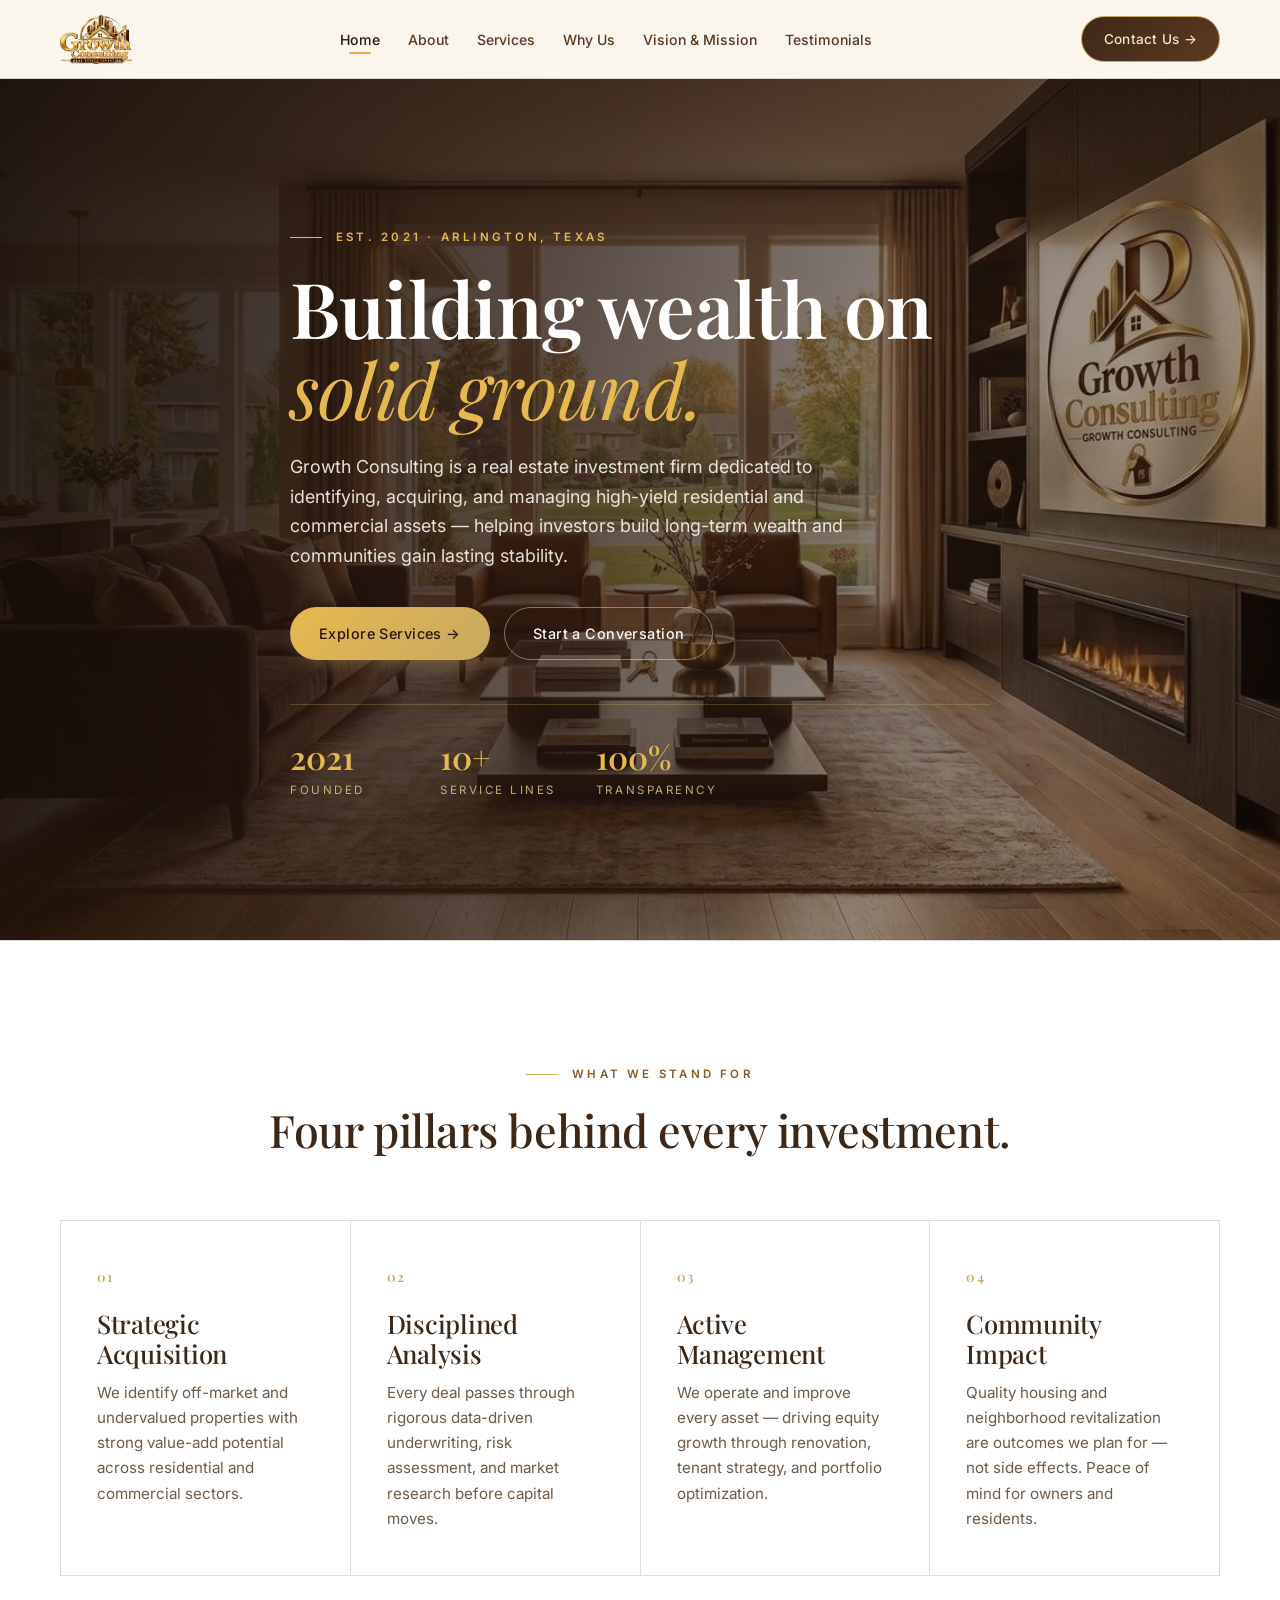
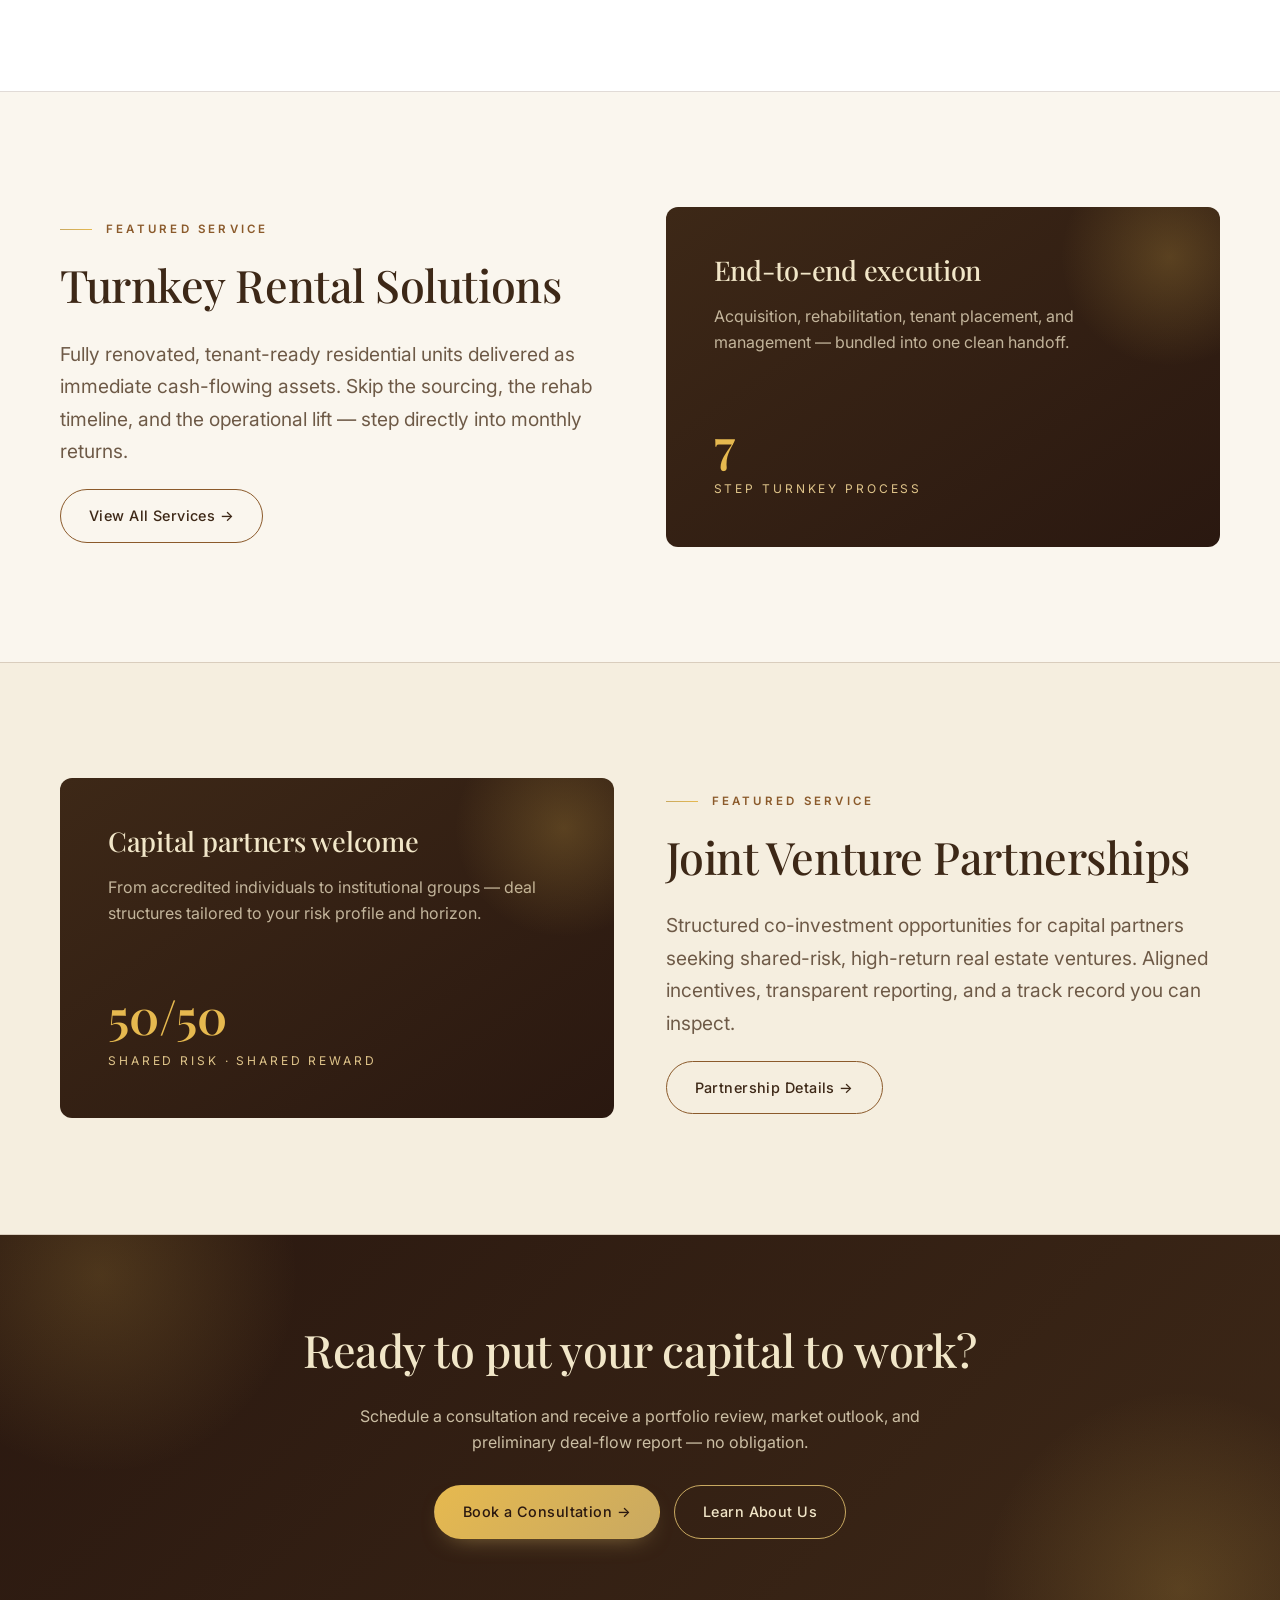
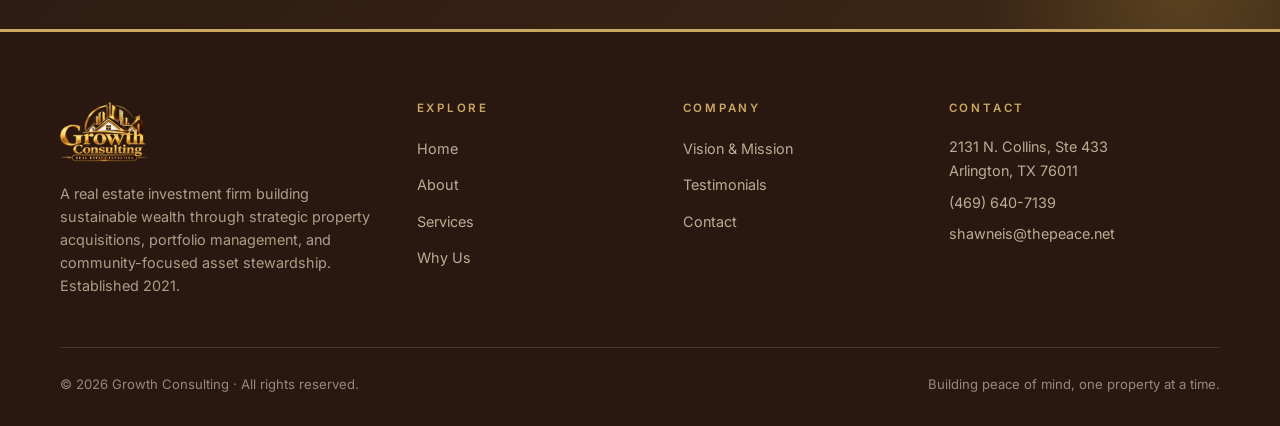
<file: index.html>
<!DOCTYPE html>
<html lang="en">
<head>
  <meta charset="UTF-8" />
  <meta name="viewport" content="width=device-width, initial-scale=1.0" />
  <title>Growth Consulting — Real Estate Investing</title>
  <meta name="description" content="Growth Consulting is a premier real estate investment firm specializing in identifying, acquiring, and managing high-yield residential and commercial property assets." />
  <link rel="icon" type="image/png" href="images/logo.png" />
  <link rel="preconnect" href="https://fonts.googleapis.com" />
  <link rel="preconnect" href="https://fonts.gstatic.com" crossorigin />
  <link href="https://fonts.googleapis.com/css2?family=Playfair+Display:ital,wght@0,400;0,500;0,600;0,700;1,400&family=Inter:wght@400;500;600;700&display=swap" rel="stylesheet" />
  <link rel="stylesheet" href="css/style.css" />
</head>
<body>

  <!-- ===== HEADER ===== -->
  <header class="site-header">
    <div class="wrap">
      <nav class="nav" aria-label="Primary">
        <a href="index.html" class="brand" aria-label="Growth Consulting — Real Estate Investing">
          <img src="images/logo.png" alt="Growth Consulting — Real Estate Investing" />
        </a>
        <ul class="nav-links">
          <li><a href="index.html" class="active">Home</a></li>
          <li><a href="about.html">About</a></li>
          <li><a href="services.html">Services</a></li>
          <li><a href="why-us.html">Why Us</a></li>
          <li><a href="vision-mission.html">Vision &amp; Mission</a></li>
          <li><a href="testimonials.html">Testimonials</a></li>
        </ul>
        <a href="contact.html" class="nav-cta">Contact Us →</a>
        <button class="nav-toggle" aria-label="Toggle menu" aria-expanded="false" aria-controls="nav-drawer">
          <svg viewBox="0 0 24 24" fill="none" stroke="currentColor" stroke-width="2" stroke-linecap="round"><path d="M4 7h16M4 12h16M4 17h16"/></svg>
        </button>
      </nav>
    </div>
    <div class="nav-drawer" id="nav-drawer">
      <ul>
        <li><a href="index.html" class="active">Home</a></li>
        <li><a href="about.html">About</a></li>
        <li><a href="services.html">Services</a></li>
        <li><a href="why-us.html">Why Us</a></li>
        <li><a href="vision-mission.html">Vision &amp; Mission</a></li>
        <li><a href="testimonials.html">Testimonials</a></li>
      </ul>
      <a href="contact.html" class="nav-cta">Contact Us →</a>
    </div>
  </header>

  <!-- ===== HERO ===== -->
  <section class="hero hero--photo" style="--bg-image: url('../images/pages/home.jpg')">
    <div class="wrap hero-grid">
      <div class="reveal">
        <span class="eyebrow">Est. 2021 · Arlington, Texas</span>
        <h1>Building wealth on <em>solid ground.</em></h1>
        <p class="hero-lead">
          Growth Consulting is a real estate investment firm dedicated to identifying, acquiring,
          and managing high-yield residential and commercial assets — helping investors build
          long-term wealth and communities gain lasting stability.
        </p>
        <div class="btn-row">
          <a href="services.html" class="btn btn-primary">Explore Services →</a>
          <a href="contact.html" class="btn btn-ghost">Start a Conversation</a>
        </div>
        <div class="hero-meta">
          <div>
            <span class="num">2021</span>
            <span class="label">Founded</span>
          </div>
          <div>
            <span class="num">10+</span>
            <span class="label">Service Lines</span>
          </div>
          <div>
            <span class="num">100%</span>
            <span class="label">Transparency</span>
          </div>
        </div>
      </div>
      <div class="hero-visual reveal">
        <div class="hero-card">
          <img src="images/logo.png" alt="Growth Consulting logo" />
          <div class="hero-badge">
            <span>Trusted since</span>
            2021
          </div>
        </div>
      </div>
    </div>
  </section>

  <!-- ===== PILLARS ===== -->
  <section class="pillars">
    <div class="wrap">
      <div class="section-head center reveal">
        <span class="eyebrow">What We Stand For</span>
        <h2>Four pillars behind every investment.</h2>
      </div>
    </div>
    <div class="wrap">
      <div class="pillars-grid reveal">
        <div class="pillar">
          <span class="pillar-num">01</span>
          <h3>Strategic Acquisition</h3>
          <p>We identify off-market and undervalued properties with strong value-add potential across residential and commercial sectors.</p>
        </div>
        <div class="pillar">
          <span class="pillar-num">02</span>
          <h3>Disciplined Analysis</h3>
          <p>Every deal passes through rigorous data-driven underwriting, risk assessment, and market research before capital moves.</p>
        </div>
        <div class="pillar">
          <span class="pillar-num">03</span>
          <h3>Active Management</h3>
          <p>We operate and improve every asset — driving equity growth through renovation, tenant strategy, and portfolio optimization.</p>
        </div>
        <div class="pillar">
          <span class="pillar-num">04</span>
          <h3>Community Impact</h3>
          <p>Quality housing and neighborhood revitalization are outcomes we plan for — not side effects. Peace of mind for owners and residents.</p>
        </div>
      </div>
    </div>
  </section>

  <!-- ===== FEATURED SERVICE 1 ===== -->
  <section>
    <div class="wrap">
      <div class="featured-svc reveal">
        <div>
          <span class="eyebrow">Featured Service</span>
          <h2>Turnkey Rental Solutions</h2>
          <p class="lead">
            Fully renovated, tenant-ready residential units delivered as immediate
            cash-flowing assets. Skip the sourcing, the rehab timeline, and the
            operational lift — step directly into monthly returns.
          </p>
          <a href="services.html" class="btn btn-ghost">View All Services →</a>
        </div>
        <div class="featured-panel">
          <div>
            <h3>End-to-end execution</h3>
            <p>Acquisition, rehabilitation, tenant placement, and management — bundled into one clean handoff.</p>
          </div>
          <div>
            <span class="stat">7</span>
            <span>Step turnkey process</span>
          </div>
        </div>
      </div>
    </div>
  </section>

  <!-- ===== FEATURED SERVICE 2 ===== -->
  <section style="background: var(--cream-warm); border-top: 1px solid var(--hairline); border-bottom: 1px solid var(--hairline);">
    <div class="wrap">
      <div class="featured-svc reverse reveal">
        <div>
          <span class="eyebrow">Featured Service</span>
          <h2>Joint Venture Partnerships</h2>
          <p class="lead">
            Structured co-investment opportunities for capital partners seeking
            shared-risk, high-return real estate ventures. Aligned incentives,
            transparent reporting, and a track record you can inspect.
          </p>
          <a href="services.html" class="btn btn-ghost">Partnership Details →</a>
        </div>
        <div class="featured-panel">
          <div>
            <h3>Capital partners welcome</h3>
            <p>From accredited individuals to institutional groups — deal structures tailored to your risk profile and horizon.</p>
          </div>
          <div>
            <span class="stat">50/50</span>
            <span>Shared risk · shared reward</span>
          </div>
        </div>
      </div>
    </div>
  </section>

  <!-- ===== CTA BAND ===== -->
  <section class="cta-band">
    <div class="wrap reveal">
      <h2>Ready to put your capital to work?</h2>
      <p>Schedule a consultation and receive a portfolio review, market outlook, and preliminary deal-flow report — no obligation.</p>
      <div class="btn-row">
        <a href="contact.html" class="btn btn-primary">Book a Consultation →</a>
        <a href="about.html" class="btn btn-ghost" style="color: var(--gold-pale); border-color: var(--gold);">Learn About Us</a>
      </div>
    </div>
  </section>

  <!-- ===== FOOTER ===== -->
  <footer class="site-footer">
    <div class="wrap">
      <div class="footer-grid">
        <div>
          <div class="footer-brand">
            <img src="images/logo.png" alt="Growth Consulting — Real Estate Investing" />
          </div>
          <p class="footer-about">
            A real estate investment firm building sustainable wealth through
            strategic property acquisitions, portfolio management, and community-focused
            asset stewardship. Established 2021.
          </p>
        </div>
        <div class="footer-col">
          <h4>Explore</h4>
          <ul>
            <li><a href="index.html">Home</a></li>
            <li><a href="about.html">About</a></li>
            <li><a href="services.html">Services</a></li>
            <li><a href="why-us.html">Why Us</a></li>
          </ul>
        </div>
        <div class="footer-col">
          <h4>Company</h4>
          <ul>
            <li><a href="vision-mission.html">Vision &amp; Mission</a></li>
            <li><a href="testimonials.html">Testimonials</a></li>
            <li><a href="contact.html">Contact</a></li>
          </ul>
        </div>
        <div class="footer-col">
          <h4>Contact</h4>
          <p>2131 N. Collins, Ste 433<br/>Arlington, TX 76011</p>
          <p><a href="tel:+14696407139">(469) 640-7139</a></p>
          <p><a href="mailto:shawneis@thepeace.net">shawneis@thepeace.net</a></p>
        </div>
      </div>
      <div class="footer-bottom">
        <span>© <span id="year">2026</span> Growth Consulting · All rights reserved.</span>
        <span>Building peace of mind, one property at a time.</span>
      </div>
    </div>
  </footer>

  <script src="js/main.js"></script>
</body>
</html>
</file>
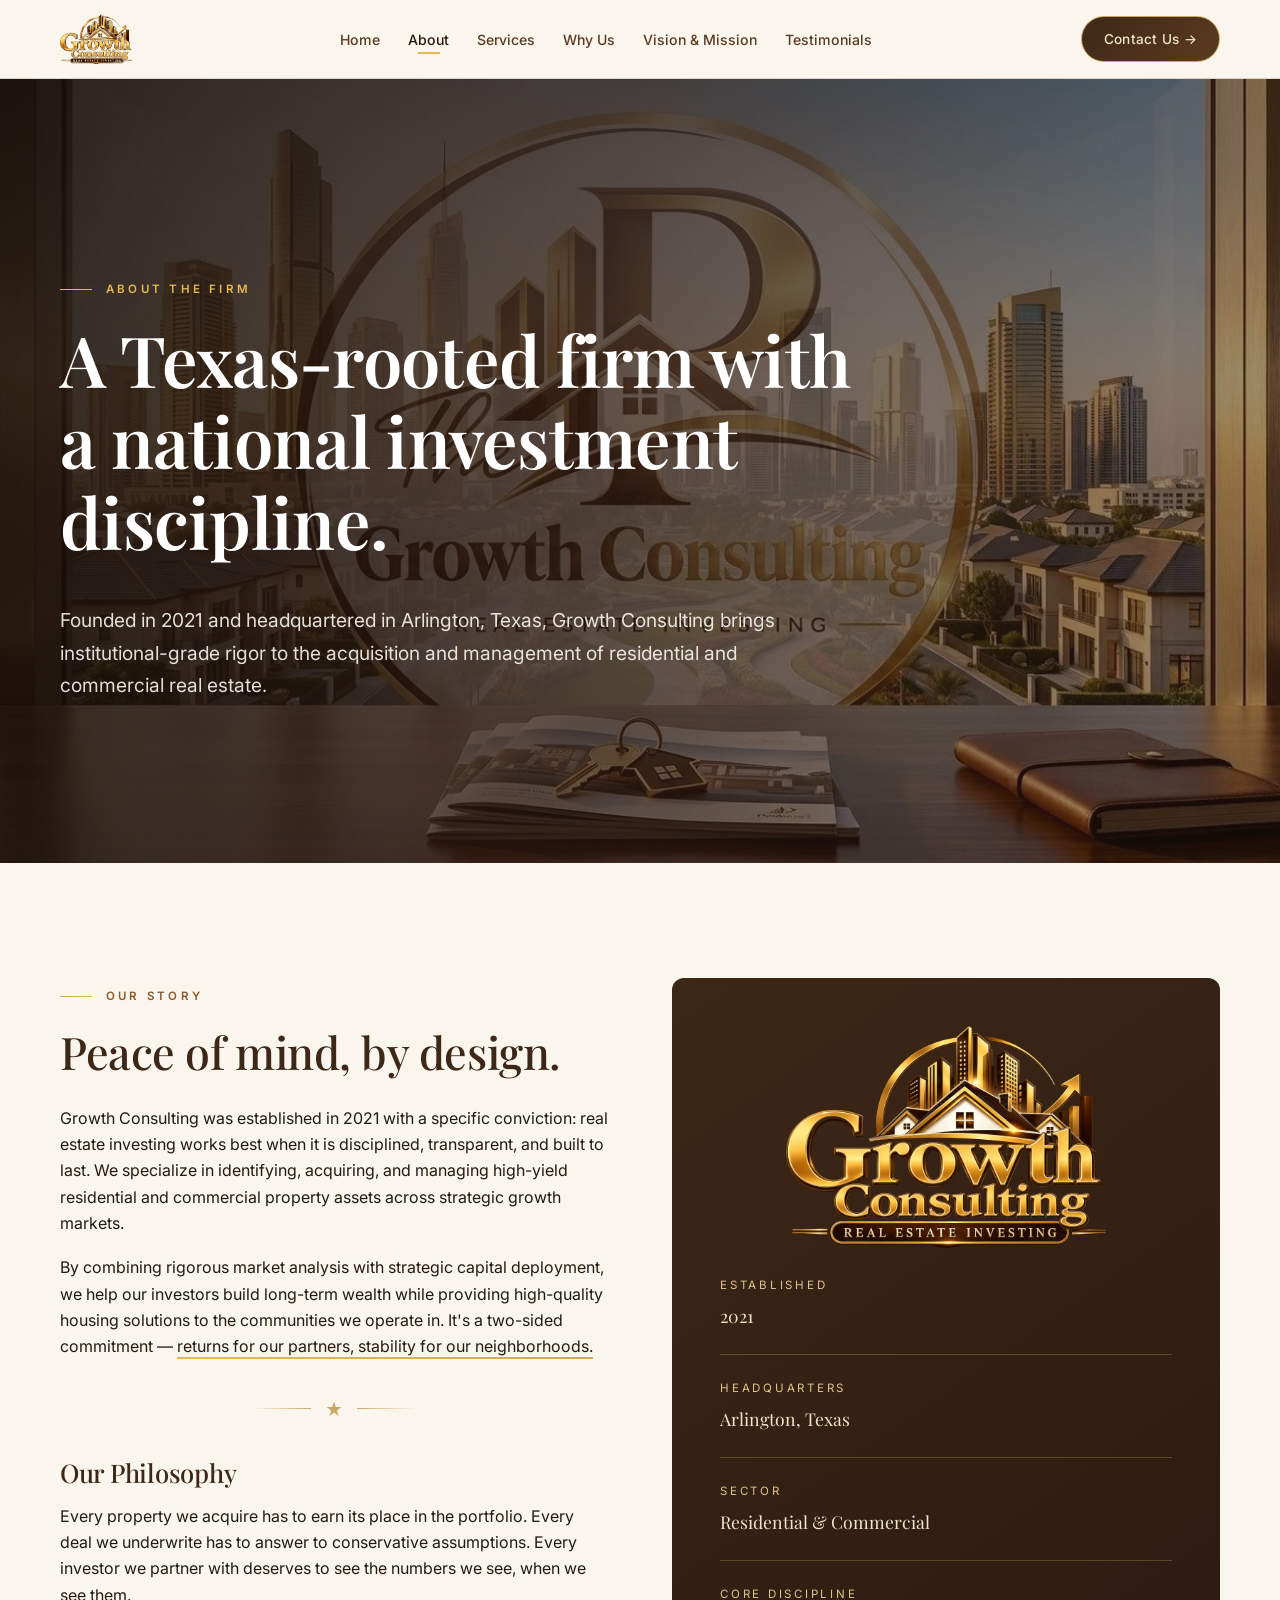
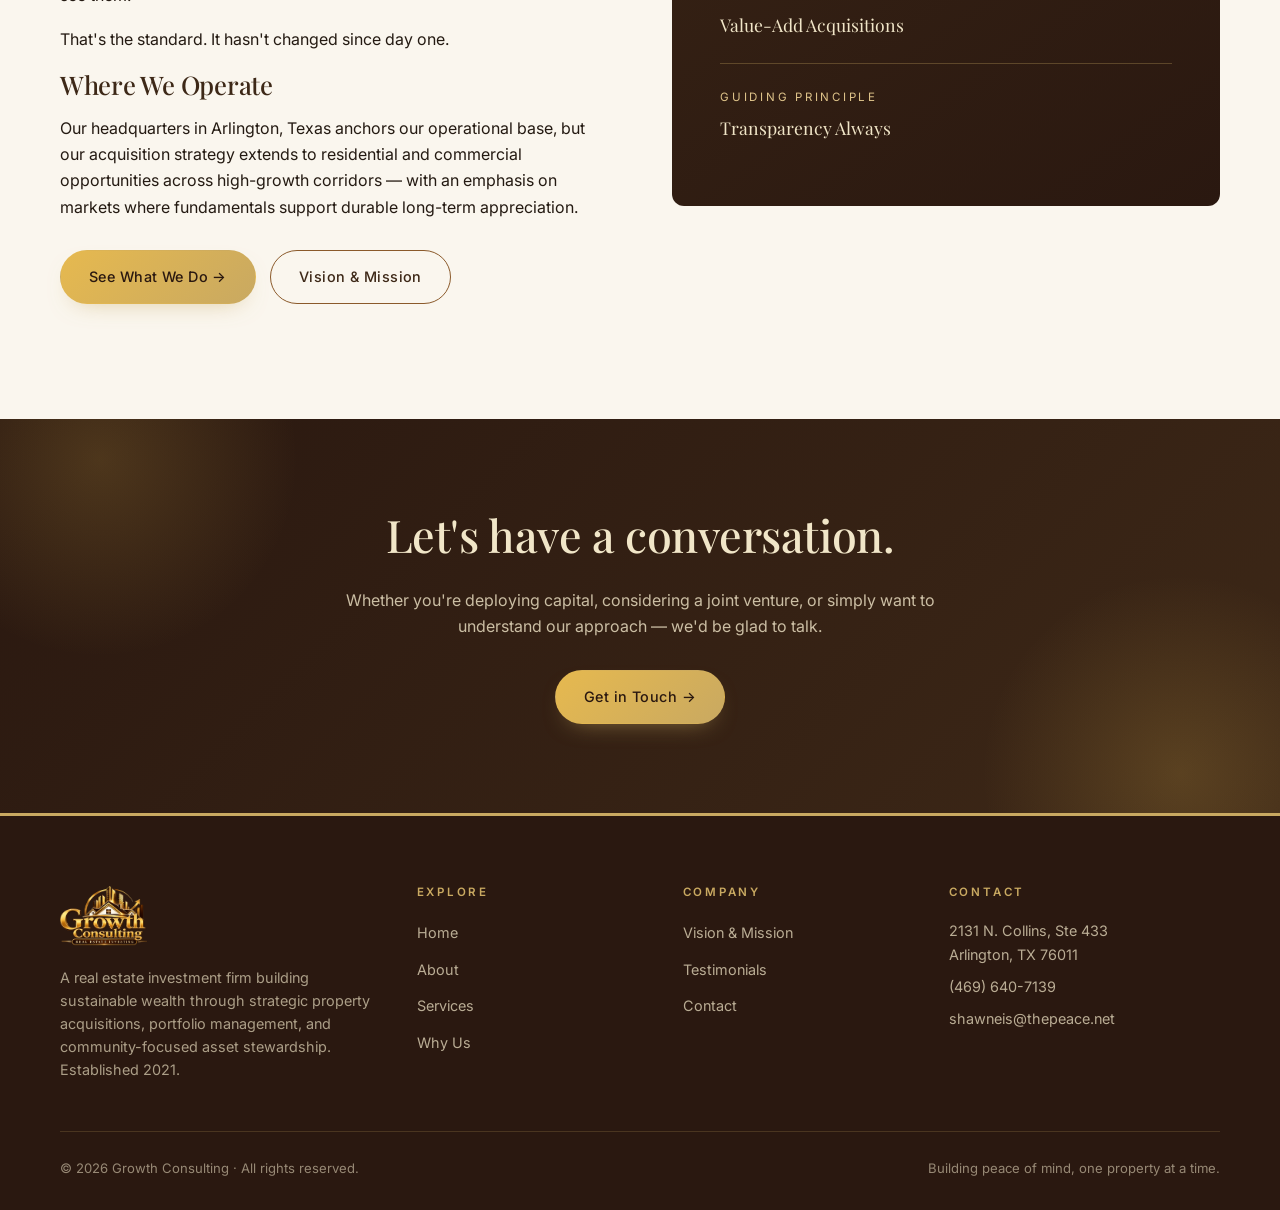
<file: about.html>
<!DOCTYPE html>
<html lang="en">
<head>
  <meta charset="UTF-8" />
  <meta name="viewport" content="width=device-width, initial-scale=1.0" />
  <title>About — Growth Consulting</title>
  <meta name="description" content="Learn about Growth Consulting — a real estate investment firm founded in 2021, headquartered in Arlington, Texas." />
  <link rel="icon" type="image/png" href="images/logo.png" />
  <link rel="preconnect" href="https://fonts.googleapis.com" />
  <link rel="preconnect" href="https://fonts.gstatic.com" crossorigin />
  <link href="https://fonts.googleapis.com/css2?family=Playfair+Display:ital,wght@0,400;0,500;0,600;0,700;1,400&family=Inter:wght@400;500;600;700&display=swap" rel="stylesheet" />
  <link rel="stylesheet" href="css/style.css" />
</head>
<body>

  <header class="site-header">
    <div class="wrap">
      <nav class="nav" aria-label="Primary">
        <a href="index.html" class="brand" aria-label="Growth Consulting — Real Estate Investing">
          <img src="images/logo.png" alt="Growth Consulting — Real Estate Investing" />
        </a>
        <ul class="nav-links">
          <li><a href="index.html">Home</a></li>
          <li><a href="about.html" class="active">About</a></li>
          <li><a href="services.html">Services</a></li>
          <li><a href="why-us.html">Why Us</a></li>
          <li><a href="vision-mission.html">Vision &amp; Mission</a></li>
          <li><a href="testimonials.html">Testimonials</a></li>
        </ul>
        <a href="contact.html" class="nav-cta">Contact Us →</a>
        <button class="nav-toggle" aria-label="Toggle menu" aria-expanded="false" aria-controls="nav-drawer">
          <svg viewBox="0 0 24 24" fill="none" stroke="currentColor" stroke-width="2" stroke-linecap="round"><path d="M4 7h16M4 12h16M4 17h16"/></svg>
        </button>
      </nav>
    </div>
    <div class="nav-drawer" id="nav-drawer">
      <ul>
        <li><a href="index.html">Home</a></li>
        <li><a href="about.html" class="active">About</a></li>
        <li><a href="services.html">Services</a></li>
        <li><a href="why-us.html">Why Us</a></li>
        <li><a href="vision-mission.html">Vision &amp; Mission</a></li>
        <li><a href="testimonials.html">Testimonials</a></li>
      </ul>
      <a href="contact.html" class="nav-cta">Contact Us →</a>
    </div>
  </header>

  <!-- ===== PAGE HERO ===== -->
  <section class="page-hero page-hero--photo" style="--bg-image: url('../images/pages/about.jpg')">
    <div class="wrap reveal">
      <span class="eyebrow">About the Firm</span>
      <h1>A Texas-rooted firm with a national investment discipline.</h1>
      <p class="lead">
        Founded in 2021 and headquartered in Arlington, Texas, Growth Consulting brings
        institutional-grade rigor to the acquisition and management of residential and
        commercial real estate.
      </p>
    </div>
  </section>

  <!-- ===== ABOUT BODY ===== -->
  <section>
    <div class="wrap">
      <div class="about-grid">
        <div class="reveal">
          <span class="eyebrow">Our Story</span>
          <h2>Peace of mind, by design.</h2>
          <p>
            Growth Consulting was established in 2021 with a specific conviction: real estate
            investing works best when it is disciplined, transparent, and built to last.
            We specialize in identifying, acquiring, and managing high-yield residential
            and commercial property assets across strategic growth markets.
          </p>
          <p>
            By combining rigorous market analysis with strategic capital deployment, we
            help our investors build long-term wealth while providing high-quality housing
            solutions to the communities we operate in. It's a two-sided commitment —
            <span class="gold-underline">returns for our partners, stability for our neighborhoods.</span>
          </p>

          <div class="divider-mark" aria-hidden="true">
            <svg width="18" height="18" viewBox="0 0 24 24" fill="currentColor"><path d="M12 2l2.4 7.4H22l-6.2 4.5 2.4 7.4-6.2-4.5-6.2 4.5 2.4-7.4L2 9.4h7.6z"/></svg>
          </div>

          <h3>Our Philosophy</h3>
          <p>
            Every property we acquire has to earn its place in the portfolio. Every deal
            we underwrite has to answer to conservative assumptions. Every investor we
            partner with deserves to see the numbers we see, when we see them.
          </p>
          <p>
            That's the standard. It hasn't changed since day one.
          </p>

          <h3>Where We Operate</h3>
          <p>
            Our headquarters in Arlington, Texas anchors our operational base, but our
            acquisition strategy extends to residential and commercial opportunities across
            high-growth corridors — with an emphasis on markets where fundamentals support
            durable long-term appreciation.
          </p>

          <div class="btn-row" style="margin-top: 30px;">
            <a href="services.html" class="btn btn-primary">See What We Do →</a>
            <a href="vision-mission.html" class="btn btn-ghost">Vision &amp; Mission</a>
          </div>
        </div>

        <aside class="about-figure reveal">
          <img src="images/logo.png" alt="Growth Consulting emblem" />
          <dl>
            <div class="figure-fact">
              <dt>Established</dt>
              <dd>2021</dd>
            </div>
            <div class="figure-fact">
              <dt>Headquarters</dt>
              <dd>Arlington, Texas</dd>
            </div>
            <div class="figure-fact">
              <dt>Sector</dt>
              <dd>Residential &amp; Commercial</dd>
            </div>
            <div class="figure-fact">
              <dt>Core Discipline</dt>
              <dd>Value-Add Acquisitions</dd>
            </div>
            <div class="figure-fact">
              <dt>Guiding Principle</dt>
              <dd>Transparency Always</dd>
            </div>
          </dl>
        </aside>
      </div>
    </div>
  </section>

  <!-- ===== CTA BAND ===== -->
  <section class="cta-band">
    <div class="wrap reveal">
      <h2>Let's have a conversation.</h2>
      <p>Whether you're deploying capital, considering a joint venture, or simply want to understand our approach — we'd be glad to talk.</p>
      <div class="btn-row">
        <a href="contact.html" class="btn btn-primary">Get in Touch →</a>
      </div>
    </div>
  </section>

  <!-- ===== FOOTER ===== -->
  <footer class="site-footer">
    <div class="wrap">
      <div class="footer-grid">
        <div>
          <div class="footer-brand">
            <img src="images/logo.png" alt="Growth Consulting — Real Estate Investing" />
          </div>
          <p class="footer-about">
            A real estate investment firm building sustainable wealth through
            strategic property acquisitions, portfolio management, and community-focused
            asset stewardship. Established 2021.
          </p>
        </div>
        <div class="footer-col">
          <h4>Explore</h4>
          <ul>
            <li><a href="index.html">Home</a></li>
            <li><a href="about.html">About</a></li>
            <li><a href="services.html">Services</a></li>
            <li><a href="why-us.html">Why Us</a></li>
          </ul>
        </div>
        <div class="footer-col">
          <h4>Company</h4>
          <ul>
            <li><a href="vision-mission.html">Vision &amp; Mission</a></li>
            <li><a href="testimonials.html">Testimonials</a></li>
            <li><a href="contact.html">Contact</a></li>
          </ul>
        </div>
        <div class="footer-col">
          <h4>Contact</h4>
          <p>2131 N. Collins, Ste 433<br/>Arlington, TX 76011</p>
          <p><a href="tel:+14696407139">(469) 640-7139</a></p>
          <p><a href="mailto:shawneis@thepeace.net">shawneis@thepeace.net</a></p>
        </div>
      </div>
      <div class="footer-bottom">
        <span>© <span id="year">2026</span> Growth Consulting · All rights reserved.</span>
        <span>Building peace of mind, one property at a time.</span>
      </div>
    </div>
  </footer>

  <script src="js/main.js"></script>
</body>
</html>
</file>
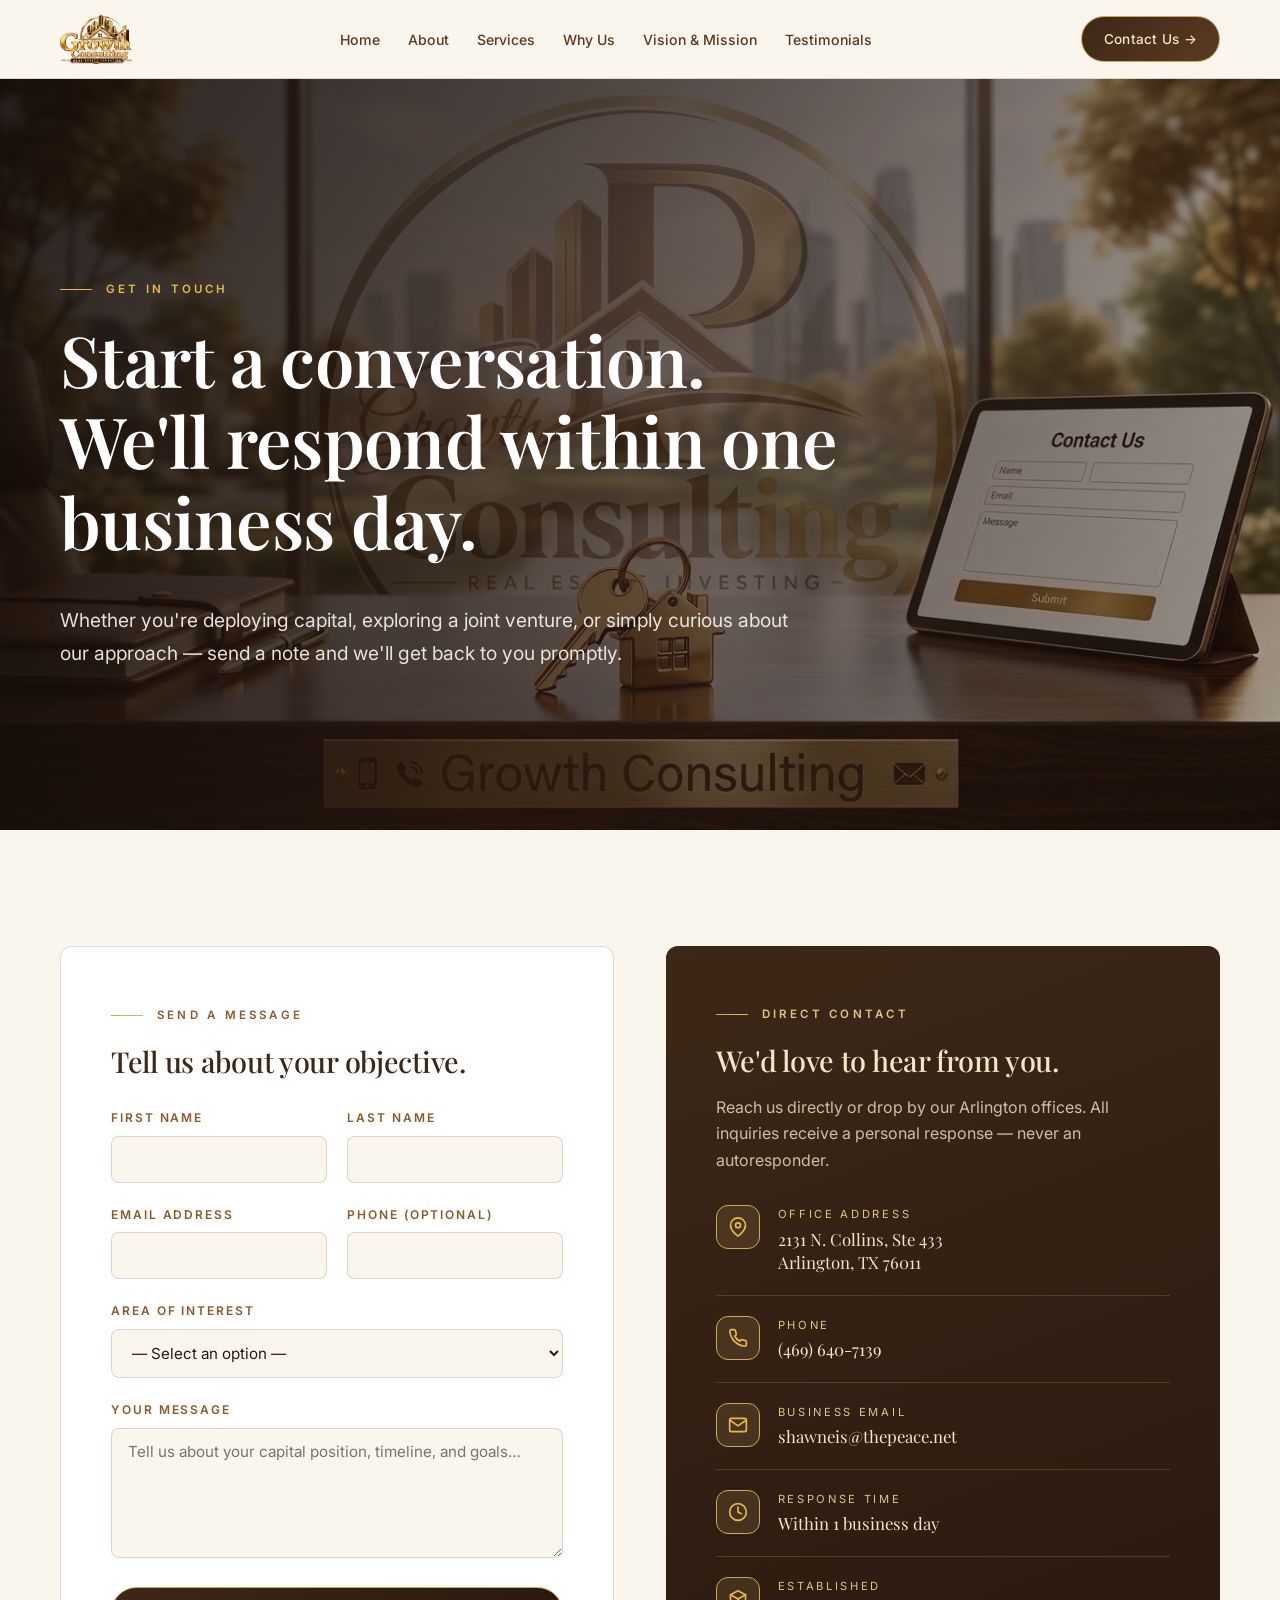
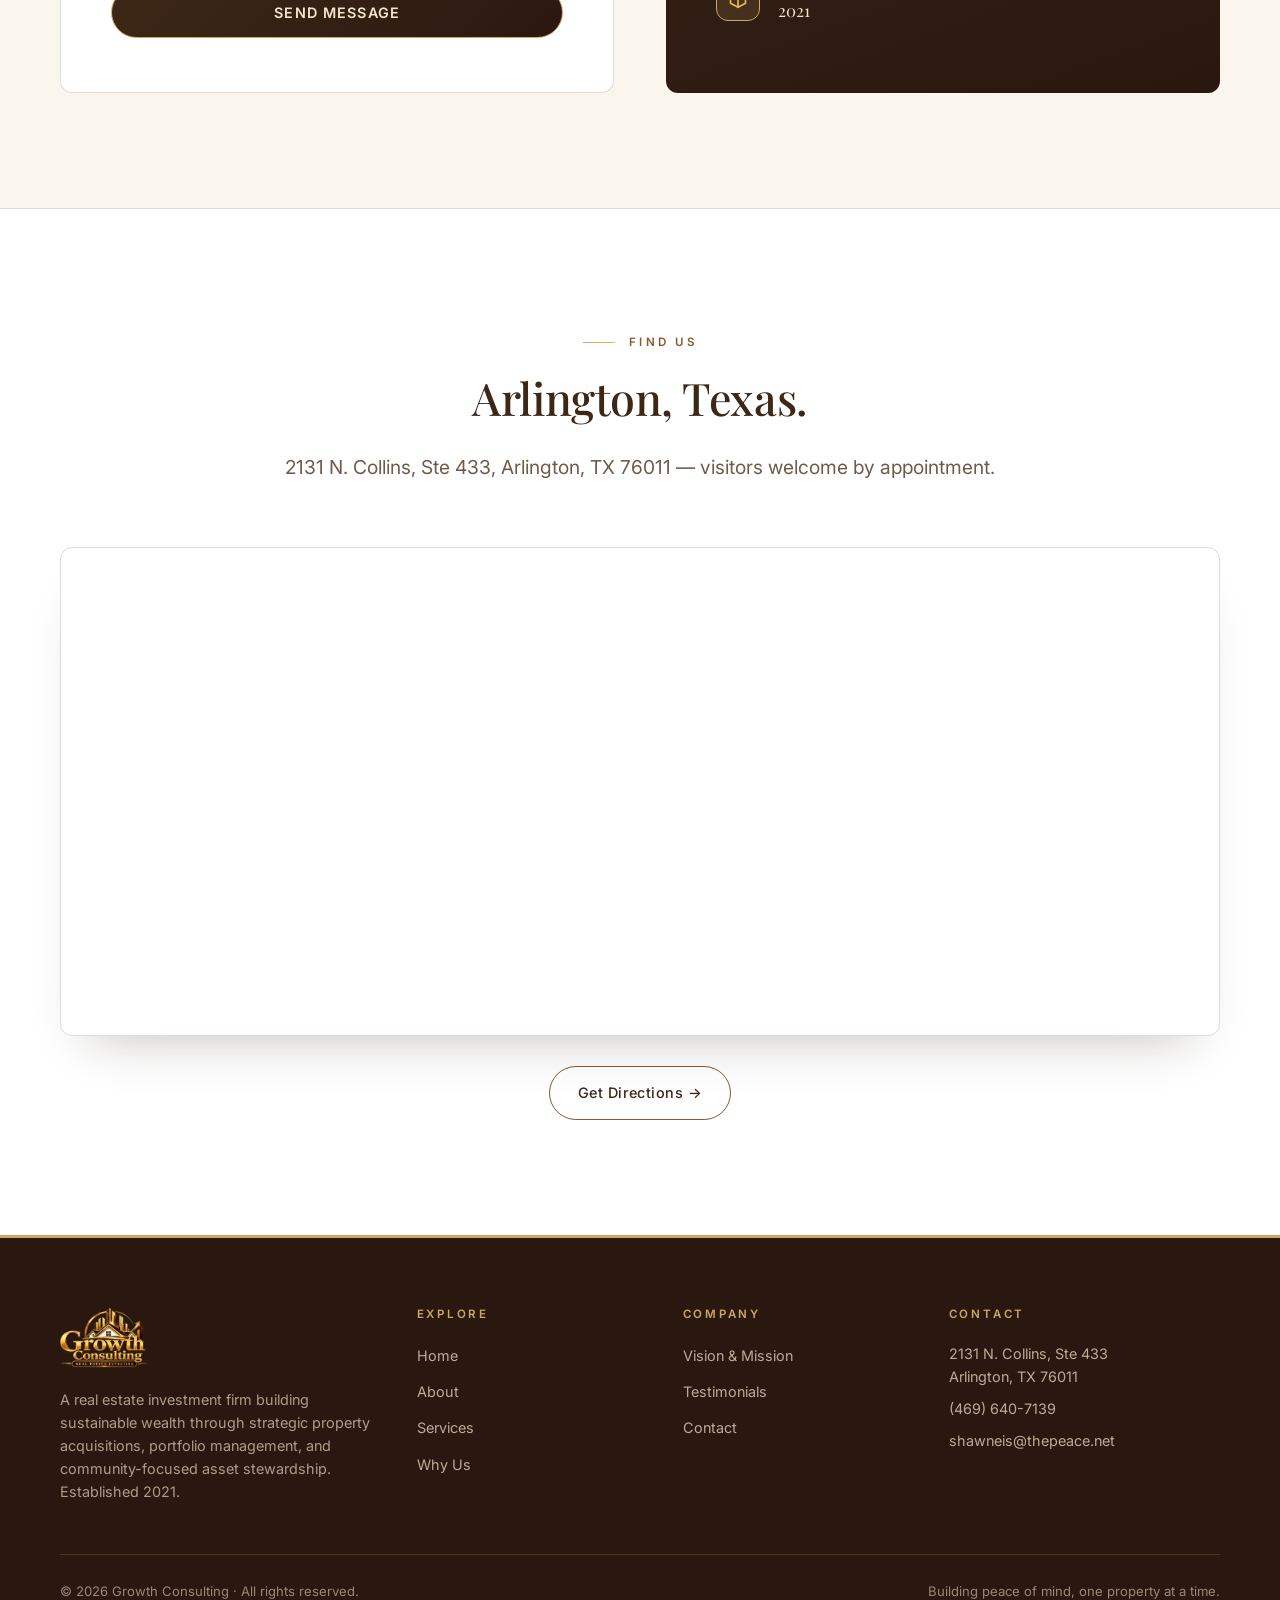
<file: contact.html>
<!DOCTYPE html>
<html lang="en">
<head>
  <meta charset="UTF-8" />
  <meta name="viewport" content="width=device-width, initial-scale=1.0" />
  <title>Contact — Growth Consulting</title>
  <meta name="description" content="Get in touch with Growth Consulting — 2131 N. Collins Ste 433, Arlington TX. Email shawneis@thepeace.net or use our contact form." />
  <link rel="icon" type="image/png" href="images/logo.png" />
  <link rel="preconnect" href="https://fonts.googleapis.com" />
  <link rel="preconnect" href="https://fonts.gstatic.com" crossorigin />
  <link href="https://fonts.googleapis.com/css2?family=Playfair+Display:ital,wght@0,400;0,500;0,600;0,700;1,400&family=Inter:wght@400;500;600;700&display=swap" rel="stylesheet" />
  <link rel="stylesheet" href="css/style.css" />
</head>
<body>

  <header class="site-header">
    <div class="wrap">
      <nav class="nav" aria-label="Primary">
        <a href="index.html" class="brand" aria-label="Growth Consulting — Real Estate Investing">
          <img src="images/logo.png" alt="Growth Consulting — Real Estate Investing" />
        </a>
        <ul class="nav-links">
          <li><a href="index.html">Home</a></li>
          <li><a href="about.html">About</a></li>
          <li><a href="services.html">Services</a></li>
          <li><a href="why-us.html">Why Us</a></li>
          <li><a href="vision-mission.html">Vision &amp; Mission</a></li>
          <li><a href="testimonials.html">Testimonials</a></li>
        </ul>
        <a href="contact.html" class="nav-cta active">Contact Us →</a>
        <button class="nav-toggle" aria-label="Toggle menu" aria-expanded="false" aria-controls="nav-drawer">
          <svg viewBox="0 0 24 24" fill="none" stroke="currentColor" stroke-width="2" stroke-linecap="round"><path d="M4 7h16M4 12h16M4 17h16"/></svg>
        </button>
      </nav>
    </div>
    <div class="nav-drawer" id="nav-drawer">
      <ul>
        <li><a href="index.html">Home</a></li>
        <li><a href="about.html">About</a></li>
        <li><a href="services.html">Services</a></li>
        <li><a href="why-us.html">Why Us</a></li>
        <li><a href="vision-mission.html">Vision &amp; Mission</a></li>
        <li><a href="testimonials.html">Testimonials</a></li>
      </ul>
      <a href="contact.html" class="nav-cta">Contact Us →</a>
    </div>
  </header>

  <!-- ===== PAGE HERO ===== -->
  <section class="page-hero page-hero--photo" style="--bg-image: url('../images/pages/contact.jpg')">
    <div class="wrap reveal">
      <span class="eyebrow">Get in Touch</span>
      <h1>Start a conversation. We'll respond within one business day.</h1>
      <p class="lead">
        Whether you're deploying capital, exploring a joint venture, or simply curious about
        our approach — send a note and we'll get back to you promptly.
      </p>
    </div>
  </section>

  <!-- ===== CONTACT FORM + INFO ===== -->
  <section>
    <div class="wrap">
      <div class="contact-grid">

        <!-- Contact form -->
        <div class="contact-form reveal">
          <span class="eyebrow">Send a Message</span>
          <h2 style="font-size: 1.8rem; margin-bottom: 30px;">Tell us about your objective.</h2>

          <form id="contact-form" novalidate>
            <div class="form-row">
              <div class="form-group">
                <label for="first-name">First Name</label>
                <input type="text" id="first-name" name="first-name" required autocomplete="given-name" />
              </div>
              <div class="form-group">
                <label for="last-name">Last Name</label>
                <input type="text" id="last-name" name="last-name" required autocomplete="family-name" />
              </div>
            </div>

            <div class="form-row">
              <div class="form-group">
                <label for="email">Email Address</label>
                <input type="email" id="email" name="email" required autocomplete="email" />
              </div>
              <div class="form-group">
                <label for="phone">Phone (optional)</label>
                <input type="tel" id="phone" name="phone" autocomplete="tel" />
              </div>
            </div>

            <div class="form-group">
              <label for="interest">Area of Interest</label>
              <select id="interest" name="interest">
                <option value="">— Select an option —</option>
                <option>Direct Property Acquisition</option>
                <option>Joint Venture Partnership</option>
                <option>Turnkey Rental Solutions</option>
                <option>Portfolio Optimization</option>
                <option>Fix-and-Flip Capital</option>
                <option>Lease-to-Own Program</option>
                <option>Distressed Asset Recovery</option>
                <option>Land Acquisition</option>
                <option>General Inquiry</option>
              </select>
            </div>

            <div class="form-group">
              <label for="message">Your Message</label>
              <textarea id="message" name="message" required placeholder="Tell us about your capital position, timeline, and goals…"></textarea>
            </div>

            <button type="submit" class="form-submit">Send Message</button>
          </form>
        </div>

        <!-- Contact info -->
        <aside class="contact-info-card reveal">
          <span class="eyebrow" style="color: var(--gold-soft);">Direct Contact</span>
          <h2 style="font-size: 1.8rem;">We'd love to hear from you.</h2>
          <p style="color: rgba(241, 230, 200, 0.8);">
            Reach us directly or drop by our Arlington offices. All inquiries receive
            a personal response — never an autoresponder.
          </p>

          <ul class="info-list">
            <li class="info-item">
              <div class="info-icon">
                <svg viewBox="0 0 24 24" fill="none" stroke="currentColor" stroke-width="2" stroke-linecap="round" stroke-linejoin="round">
                  <path d="M21 10c0 7-9 13-9 13s-9-6-9-13a9 9 0 0 1 18 0z"/><circle cx="12" cy="10" r="3"/>
                </svg>
              </div>
              <div>
                <span class="info-label">Office Address</span>
                <div class="info-value">2131 N. Collins, Ste 433<br/>Arlington, TX 76011</div>
              </div>
            </li>

            <li class="info-item">
              <div class="info-icon">
                <svg viewBox="0 0 24 24" fill="none" stroke="currentColor" stroke-width="2" stroke-linecap="round" stroke-linejoin="round">
                  <path d="M22 16.92v3a2 2 0 0 1-2.18 2 19.79 19.79 0 0 1-8.63-3.07 19.5 19.5 0 0 1-6-6 19.79 19.79 0 0 1-3.07-8.67A2 2 0 0 1 4.11 2h3a2 2 0 0 1 2 1.72 12.84 12.84 0 0 0 .7 2.81 2 2 0 0 1-.45 2.11L8.09 9.91a16 16 0 0 0 6 6l1.27-1.27a2 2 0 0 1 2.11-.45 12.84 12.84 0 0 0 2.81.7A2 2 0 0 1 22 16.92z"/>
                </svg>
              </div>
              <div>
                <span class="info-label">Phone</span>
                <div class="info-value"><a href="tel:+14696407139">(469) 640-7139</a></div>
              </div>
            </li>

            <li class="info-item">
              <div class="info-icon">
                <svg viewBox="0 0 24 24" fill="none" stroke="currentColor" stroke-width="2" stroke-linecap="round" stroke-linejoin="round">
                  <path d="M4 4h16c1.1 0 2 .9 2 2v12c0 1.1-.9 2-2 2H4c-1.1 0-2-.9-2-2V6c0-1.1.9-2 2-2z"/><polyline points="22,6 12,13 2,6"/>
                </svg>
              </div>
              <div>
                <span class="info-label">Business Email</span>
                <div class="info-value"><a href="mailto:shawneis@thepeace.net">shawneis@thepeace.net</a></div>
              </div>
            </li>

            <li class="info-item">
              <div class="info-icon">
                <svg viewBox="0 0 24 24" fill="none" stroke="currentColor" stroke-width="2" stroke-linecap="round" stroke-linejoin="round">
                  <circle cx="12" cy="12" r="10"/><polyline points="12,6 12,12 16,14"/>
                </svg>
              </div>
              <div>
                <span class="info-label">Response Time</span>
                <div class="info-value">Within 1 business day</div>
              </div>
            </li>

            <li class="info-item">
              <div class="info-icon">
                <svg viewBox="0 0 24 24" fill="none" stroke="currentColor" stroke-width="2" stroke-linecap="round" stroke-linejoin="round">
                  <path d="M12 2l9 4.9V17L12 22 3 17V6.9z"/><path d="M12 22V12"/><path d="M21 6.9L12 12 3 6.9"/>
                </svg>
              </div>
              <div>
                <span class="info-label">Established</span>
                <div class="info-value">2021</div>
              </div>
            </li>
          </ul>
        </aside>

      </div>
    </div>
  </section>

  <!-- ===== MAP ===== -->
  <section class="map-section">
    <div class="wrap">
      <div class="section-head center reveal">
        <span class="eyebrow">Find Us</span>
        <h2>Arlington, Texas.</h2>
        <p class="lead" style="margin: 20px auto 0;">
          2131 N. Collins, Ste 433, Arlington, TX 76011 — visitors welcome by appointment.
        </p>
      </div>

      <div class="map-wrap reveal">
        <iframe
          src="https://www.google.com/maps?q=2131+N+Collins+St+Ste+433,+Arlington,+TX+76011&output=embed"
          title="Growth Consulting office location — 2131 N. Collins, Ste 433, Arlington, TX 76011"
          loading="lazy"
          referrerpolicy="no-referrer-when-downgrade"
          allowfullscreen>
        </iframe>
      </div>

      <div class="center" style="margin-top: 30px;">
        <a href="https://www.google.com/maps/dir/?api=1&destination=2131+N+Collins+St+Ste+433+Arlington+TX+76011"
           target="_blank"
           rel="noopener noreferrer"
           class="btn btn-ghost">
          Get Directions →
        </a>
      </div>
    </div>
  </section>

  <!-- ===== FOOTER ===== -->
  <footer class="site-footer">
    <div class="wrap">
      <div class="footer-grid">
        <div>
          <div class="footer-brand">
            <img src="images/logo.png" alt="Growth Consulting — Real Estate Investing" />
          </div>
          <p class="footer-about">
            A real estate investment firm building sustainable wealth through
            strategic property acquisitions, portfolio management, and community-focused
            asset stewardship. Established 2021.
          </p>
        </div>
        <div class="footer-col">
          <h4>Explore</h4>
          <ul>
            <li><a href="index.html">Home</a></li>
            <li><a href="about.html">About</a></li>
            <li><a href="services.html">Services</a></li>
            <li><a href="why-us.html">Why Us</a></li>
          </ul>
        </div>
        <div class="footer-col">
          <h4>Company</h4>
          <ul>
            <li><a href="vision-mission.html">Vision &amp; Mission</a></li>
            <li><a href="testimonials.html">Testimonials</a></li>
            <li><a href="contact.html">Contact</a></li>
          </ul>
        </div>
        <div class="footer-col">
          <h4>Contact</h4>
          <p>2131 N. Collins, Ste 433<br/>Arlington, TX 76011</p>
          <p><a href="tel:+14696407139">(469) 640-7139</a></p>
          <p><a href="mailto:shawneis@thepeace.net">shawneis@thepeace.net</a></p>
        </div>
      </div>
      <div class="footer-bottom">
        <span>© <span id="year">2026</span> Growth Consulting · All rights reserved.</span>
        <span>Building peace of mind, one property at a time.</span>
      </div>
    </div>
  </footer>

  <script src="js/main.js"></script>
</body>
</html>
</file>
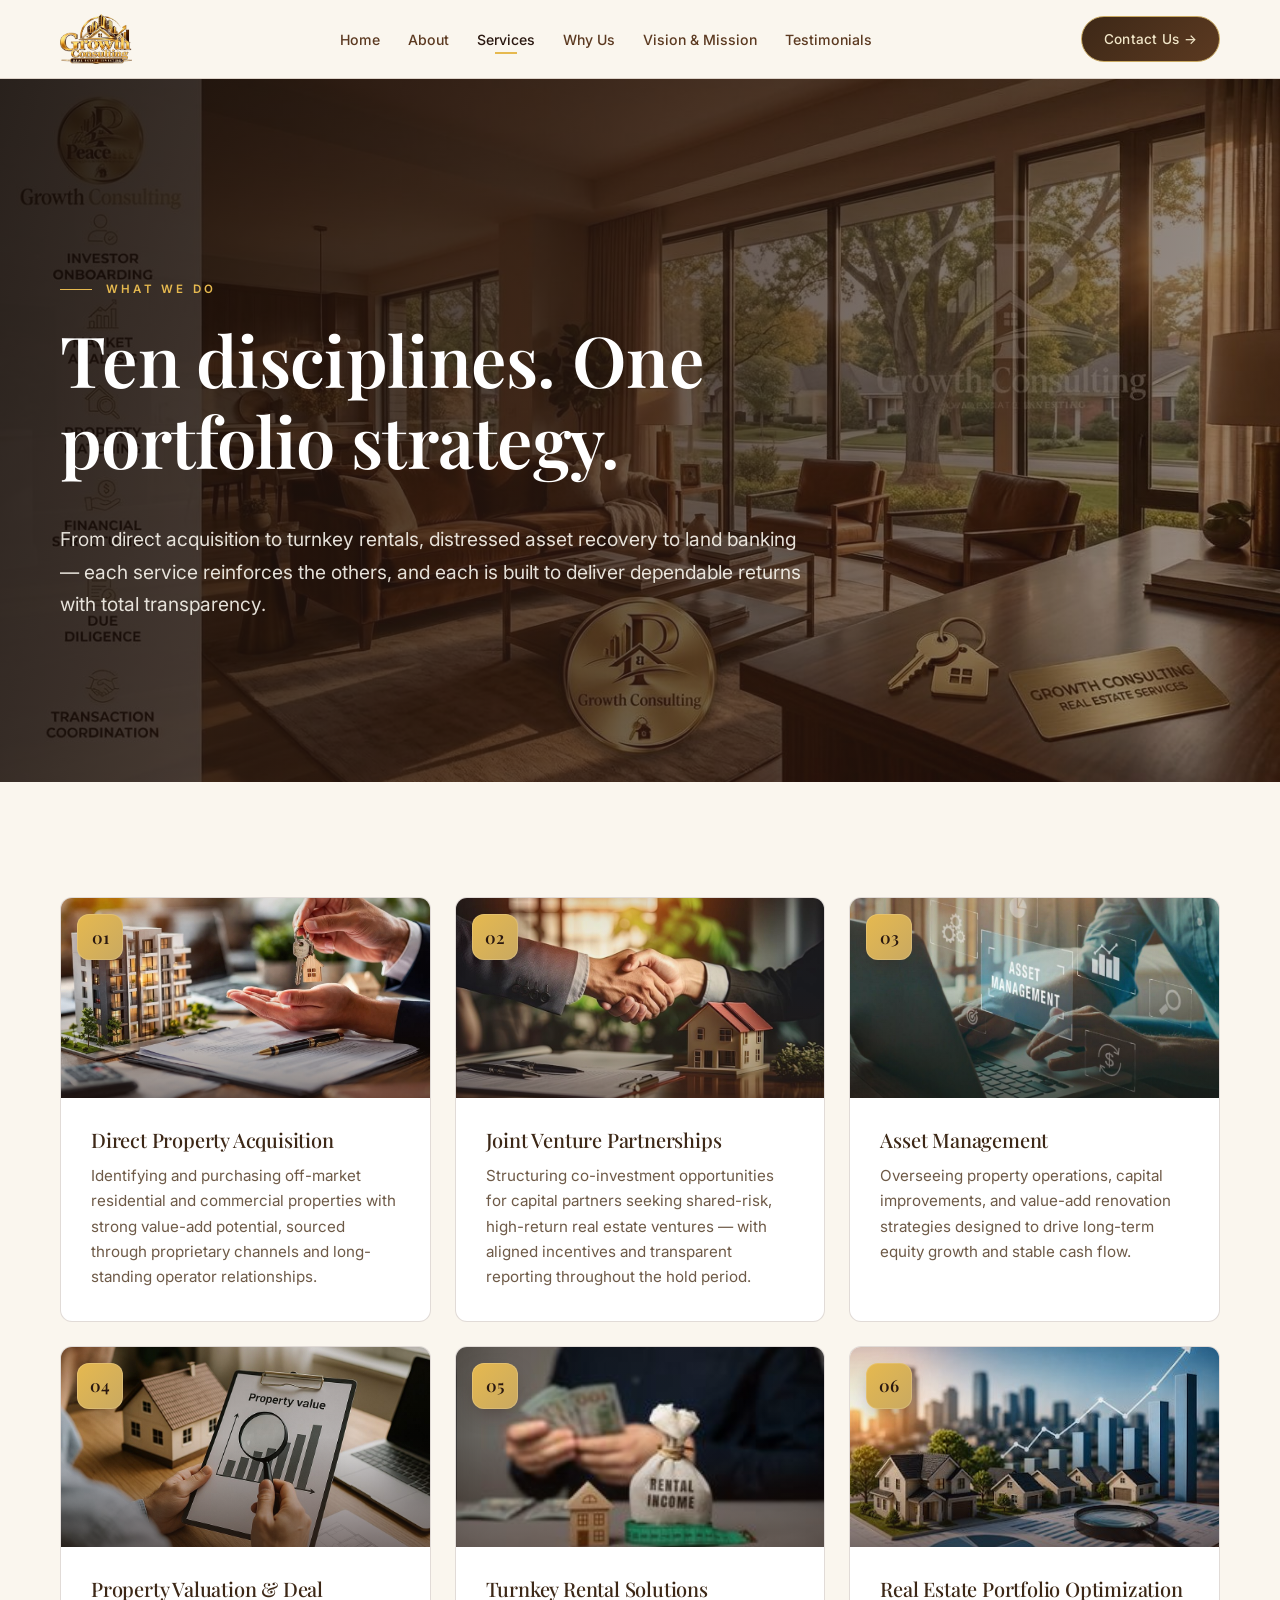
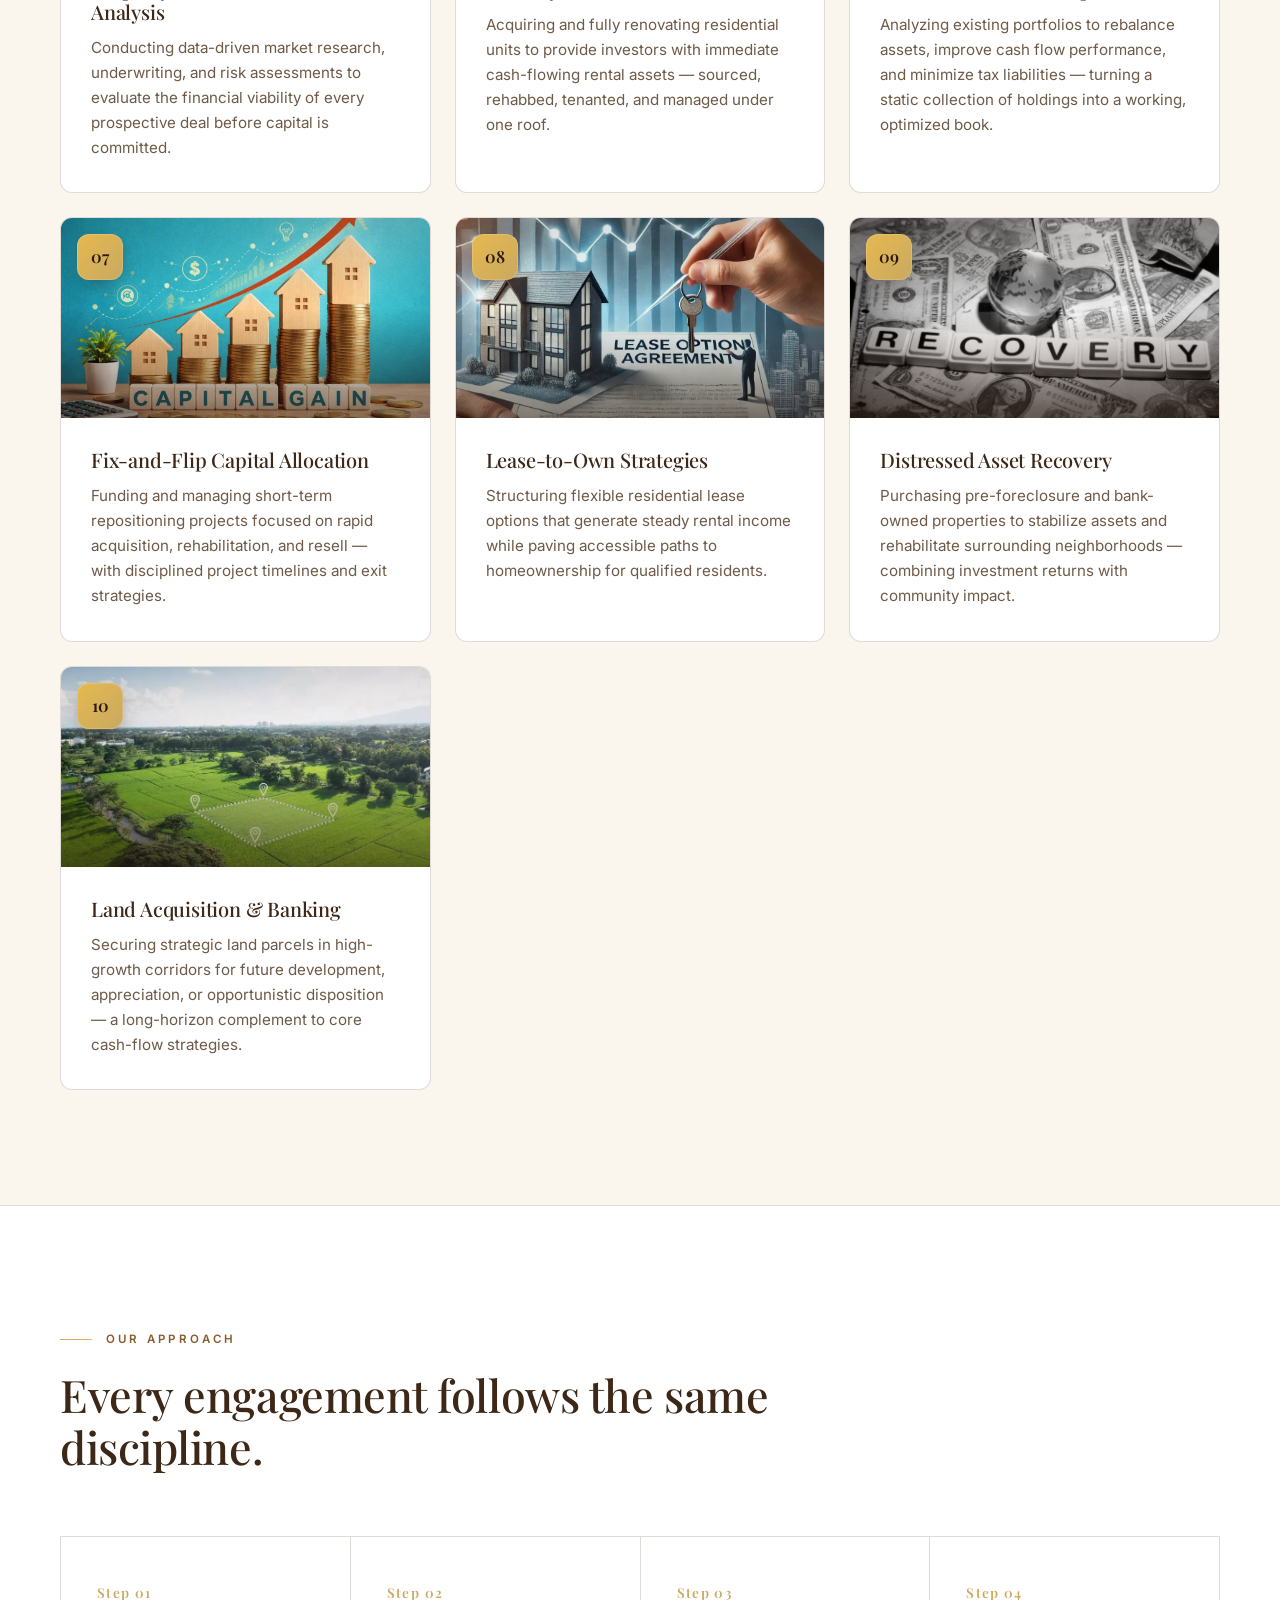
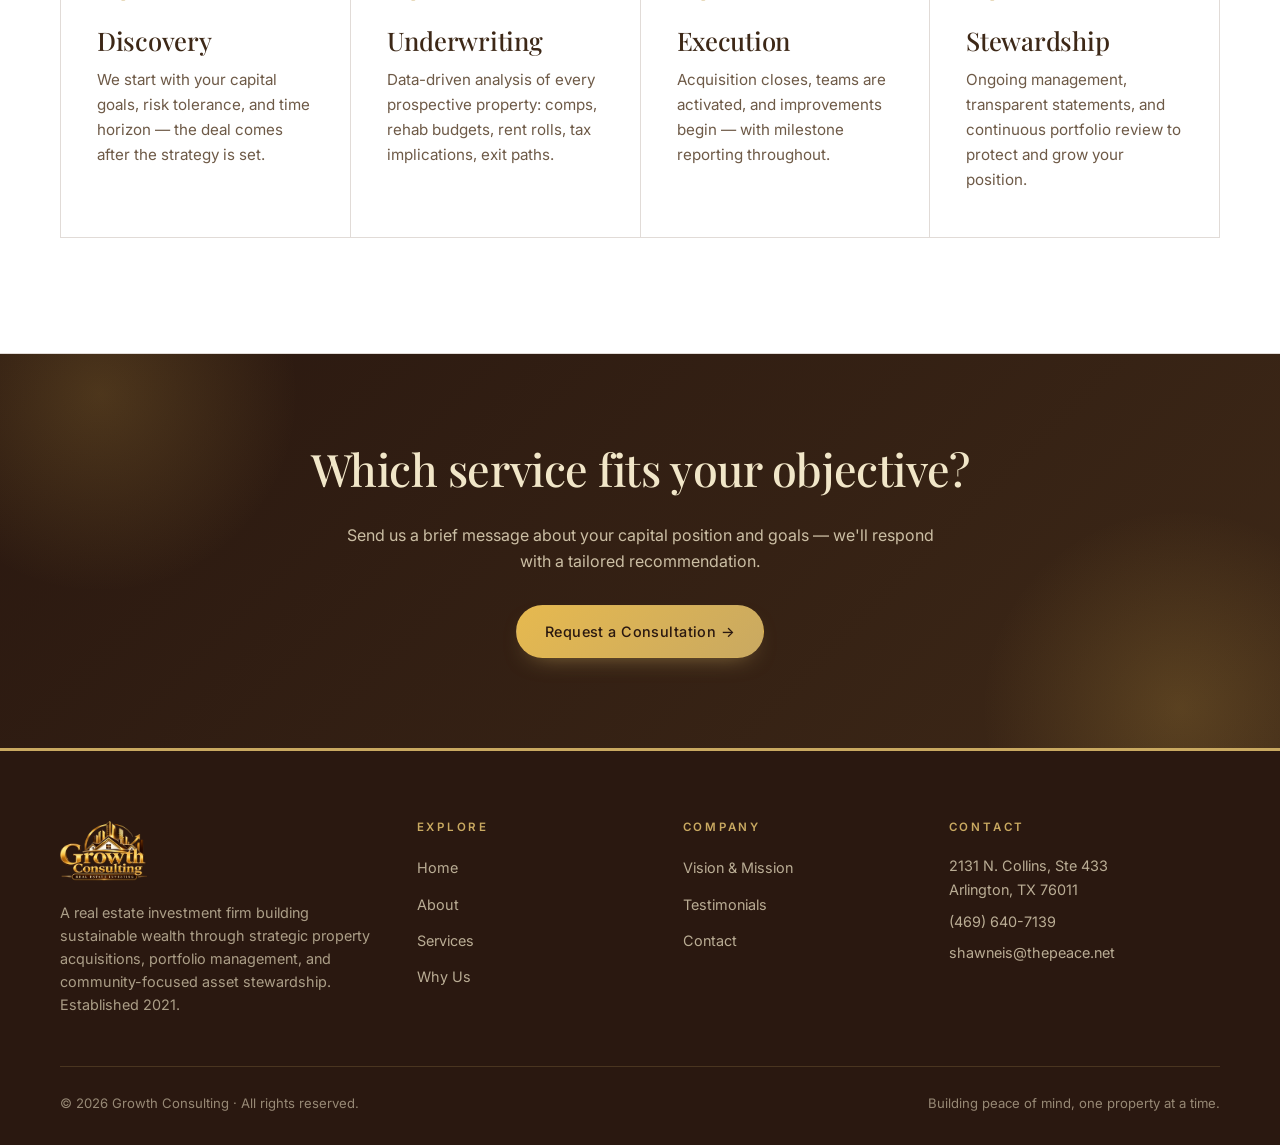
<file: services.html>
<!DOCTYPE html>
<html lang="en">
<head>
  <meta charset="UTF-8" />
  <meta name="viewport" content="width=device-width, initial-scale=1.0" />
  <title>Services — Growth Consulting</title>
  <meta name="description" content="Comprehensive real estate investment services including direct acquisitions, joint ventures, turnkey rentals, asset management, and portfolio optimization." />
  <link rel="icon" type="image/png" href="images/logo.png" />
  <link rel="preconnect" href="https://fonts.googleapis.com" />
  <link rel="preconnect" href="https://fonts.gstatic.com" crossorigin />
  <link href="https://fonts.googleapis.com/css2?family=Playfair+Display:ital,wght@0,400;0,500;0,600;0,700;1,400&family=Inter:wght@400;500;600;700&display=swap" rel="stylesheet" />
  <link rel="stylesheet" href="css/style.css" />
</head>
<body>

  <header class="site-header">
    <div class="wrap">
      <nav class="nav" aria-label="Primary">
        <a href="index.html" class="brand" aria-label="Growth Consulting — Real Estate Investing">
          <img src="images/logo.png" alt="Growth Consulting — Real Estate Investing" />
        </a>
        <ul class="nav-links">
          <li><a href="index.html">Home</a></li>
          <li><a href="about.html">About</a></li>
          <li><a href="services.html" class="active">Services</a></li>
          <li><a href="why-us.html">Why Us</a></li>
          <li><a href="vision-mission.html">Vision &amp; Mission</a></li>
          <li><a href="testimonials.html">Testimonials</a></li>
        </ul>
        <a href="contact.html" class="nav-cta">Contact Us →</a>
        <button class="nav-toggle" aria-label="Toggle menu" aria-expanded="false" aria-controls="nav-drawer">
          <svg viewBox="0 0 24 24" fill="none" stroke="currentColor" stroke-width="2" stroke-linecap="round"><path d="M4 7h16M4 12h16M4 17h16"/></svg>
        </button>
      </nav>
    </div>
    <div class="nav-drawer" id="nav-drawer">
      <ul>
        <li><a href="index.html">Home</a></li>
        <li><a href="about.html">About</a></li>
        <li><a href="services.html" class="active">Services</a></li>
        <li><a href="why-us.html">Why Us</a></li>
        <li><a href="vision-mission.html">Vision &amp; Mission</a></li>
        <li><a href="testimonials.html">Testimonials</a></li>
      </ul>
      <a href="contact.html" class="nav-cta">Contact Us →</a>
    </div>
  </header>

  <!-- ===== PAGE HERO ===== -->
  <section class="page-hero page-hero--photo" style="--bg-image: url('../images/pages/services.jpg')">
    <div class="wrap reveal">
      <span class="eyebrow">What We Do</span>
      <h1>Ten disciplines. One portfolio strategy.</h1>
      <p class="lead">
        From direct acquisition to turnkey rentals, distressed asset recovery to land banking —
        each service reinforces the others, and each is built to deliver dependable returns
        with total transparency.
      </p>
    </div>
  </section>

  <!-- ===== SERVICES LIST ===== -->
  <section>
    <div class="wrap">
      <div class="svc-list">

        <article class="svc-card svc-card--photo reveal" style="--bg-image: url('../images/services/direct-property-acquisition.jpg')">
          <div class="svc-photo"><span class="svc-num">01</span></div>
          <div class="svc-body">
            <h3>Direct Property Acquisition</h3>
            <p>Identifying and purchasing off-market residential and commercial properties with strong value-add potential, sourced through proprietary channels and long-standing operator relationships.</p>
          </div>
        </article>

        <article class="svc-card svc-card--photo reveal" style="--bg-image: url('../images/services/joint-venture-partnerships.jpg')">
          <div class="svc-photo"><span class="svc-num">02</span></div>
          <div class="svc-body">
            <h3>Joint Venture Partnerships</h3>
            <p>Structuring co-investment opportunities for capital partners seeking shared-risk, high-return real estate ventures — with aligned incentives and transparent reporting throughout the hold period.</p>
          </div>
        </article>

        <article class="svc-card svc-card--photo reveal" style="--bg-image: url('../images/services/asset-management.jpg')">
          <div class="svc-photo"><span class="svc-num">03</span></div>
          <div class="svc-body">
            <h3>Asset Management</h3>
            <p>Overseeing property operations, capital improvements, and value-add renovation strategies designed to drive long-term equity growth and stable cash flow.</p>
          </div>
        </article>

        <article class="svc-card svc-card--photo reveal" style="--bg-image: url('../images/services/property-valuation.jpg')">
          <div class="svc-photo"><span class="svc-num">04</span></div>
          <div class="svc-body">
            <h3>Property Valuation &amp; Deal Analysis</h3>
            <p>Conducting data-driven market research, underwriting, and risk assessments to evaluate the financial viability of every prospective deal before capital is committed.</p>
          </div>
        </article>

        <article class="svc-card svc-card--photo reveal" style="--bg-image: url('../images/services/turnkey-rental.jpg')">
          <div class="svc-photo"><span class="svc-num">05</span></div>
          <div class="svc-body">
            <h3>Turnkey Rental Solutions</h3>
            <p>Acquiring and fully renovating residential units to provide investors with immediate cash-flowing rental assets — sourced, rehabbed, tenanted, and managed under one roof.</p>
          </div>
        </article>

        <article class="svc-card svc-card--photo reveal" style="--bg-image: url('../images/services/portfolio-optimization.jpg')">
          <div class="svc-photo"><span class="svc-num">06</span></div>
          <div class="svc-body">
            <h3>Real Estate Portfolio Optimization</h3>
            <p>Analyzing existing portfolios to rebalance assets, improve cash flow performance, and minimize tax liabilities — turning a static collection of holdings into a working, optimized book.</p>
          </div>
        </article>

        <article class="svc-card svc-card--photo reveal" style="--bg-image: url('../images/services/fix-and-flip.jpg')">
          <div class="svc-photo"><span class="svc-num">07</span></div>
          <div class="svc-body">
            <h3>Fix-and-Flip Capital Allocation</h3>
            <p>Funding and managing short-term repositioning projects focused on rapid acquisition, rehabilitation, and resell — with disciplined project timelines and exit strategies.</p>
          </div>
        </article>

        <article class="svc-card svc-card--photo reveal" style="--bg-image: url('../images/services/lease-to-own.jpg')">
          <div class="svc-photo"><span class="svc-num">08</span></div>
          <div class="svc-body">
            <h3>Lease-to-Own Strategies</h3>
            <p>Structuring flexible residential lease options that generate steady rental income while paving accessible paths to homeownership for qualified residents.</p>
          </div>
        </article>

        <article class="svc-card svc-card--photo reveal" style="--bg-image: url('../images/services/distressed-asset-recovery.jpg')">
          <div class="svc-photo"><span class="svc-num">09</span></div>
          <div class="svc-body">
            <h3>Distressed Asset Recovery</h3>
            <p>Purchasing pre-foreclosure and bank-owned properties to stabilize assets and rehabilitate surrounding neighborhoods — combining investment returns with community impact.</p>
          </div>
        </article>

        <article class="svc-card svc-card--photo reveal" style="--bg-image: url('../images/services/land-acquisition.jpg')">
          <div class="svc-photo"><span class="svc-num">10</span></div>
          <div class="svc-body">
            <h3>Land Acquisition &amp; Banking</h3>
            <p>Securing strategic land parcels in high-growth corridors for future development, appreciation, or opportunistic disposition — a long-horizon complement to core cash-flow strategies.</p>
          </div>
        </article>

      </div>
    </div>
  </section>

  <!-- ===== PROCESS BAND ===== -->
  <section style="background: var(--paper); border-top: 1px solid var(--hairline); border-bottom: 1px solid var(--hairline);">
    <div class="wrap">
      <div class="section-head reveal">
        <span class="eyebrow">Our Approach</span>
        <h2>Every engagement follows the same discipline.</h2>
      </div>

      <div class="pillars-grid reveal">
        <div class="pillar">
          <span class="pillar-num">Step 01</span>
          <h3>Discovery</h3>
          <p>We start with your capital goals, risk tolerance, and time horizon — the deal comes after the strategy is set.</p>
        </div>
        <div class="pillar">
          <span class="pillar-num">Step 02</span>
          <h3>Underwriting</h3>
          <p>Data-driven analysis of every prospective property: comps, rehab budgets, rent rolls, tax implications, exit paths.</p>
        </div>
        <div class="pillar">
          <span class="pillar-num">Step 03</span>
          <h3>Execution</h3>
          <p>Acquisition closes, teams are activated, and improvements begin — with milestone reporting throughout.</p>
        </div>
        <div class="pillar">
          <span class="pillar-num">Step 04</span>
          <h3>Stewardship</h3>
          <p>Ongoing management, transparent statements, and continuous portfolio review to protect and grow your position.</p>
        </div>
      </div>
    </div>
  </section>

  <!-- ===== CTA BAND ===== -->
  <section class="cta-band">
    <div class="wrap reveal">
      <h2>Which service fits your objective?</h2>
      <p>Send us a brief message about your capital position and goals — we'll respond with a tailored recommendation.</p>
      <div class="btn-row">
        <a href="contact.html" class="btn btn-primary">Request a Consultation →</a>
      </div>
    </div>
  </section>

  <!-- ===== FOOTER ===== -->
  <footer class="site-footer">
    <div class="wrap">
      <div class="footer-grid">
        <div>
          <div class="footer-brand">
            <img src="images/logo.png" alt="Growth Consulting — Real Estate Investing" />
          </div>
          <p class="footer-about">
            A real estate investment firm building sustainable wealth through
            strategic property acquisitions, portfolio management, and community-focused
            asset stewardship. Established 2021.
          </p>
        </div>
        <div class="footer-col">
          <h4>Explore</h4>
          <ul>
            <li><a href="index.html">Home</a></li>
            <li><a href="about.html">About</a></li>
            <li><a href="services.html">Services</a></li>
            <li><a href="why-us.html">Why Us</a></li>
          </ul>
        </div>
        <div class="footer-col">
          <h4>Company</h4>
          <ul>
            <li><a href="vision-mission.html">Vision &amp; Mission</a></li>
            <li><a href="testimonials.html">Testimonials</a></li>
            <li><a href="contact.html">Contact</a></li>
          </ul>
        </div>
        <div class="footer-col">
          <h4>Contact</h4>
          <p>2131 N. Collins, Ste 433<br/>Arlington, TX 76011</p>
          <p><a href="tel:+14696407139">(469) 640-7139</a></p>
          <p><a href="mailto:shawneis@thepeace.net">shawneis@thepeace.net</a></p>
        </div>
      </div>
      <div class="footer-bottom">
        <span>© <span id="year">2026</span> Growth Consulting · All rights reserved.</span>
        <span>Building peace of mind, one property at a time.</span>
      </div>
    </div>
  </footer>

  <script src="js/main.js"></script>
</body>
</html>
</file>
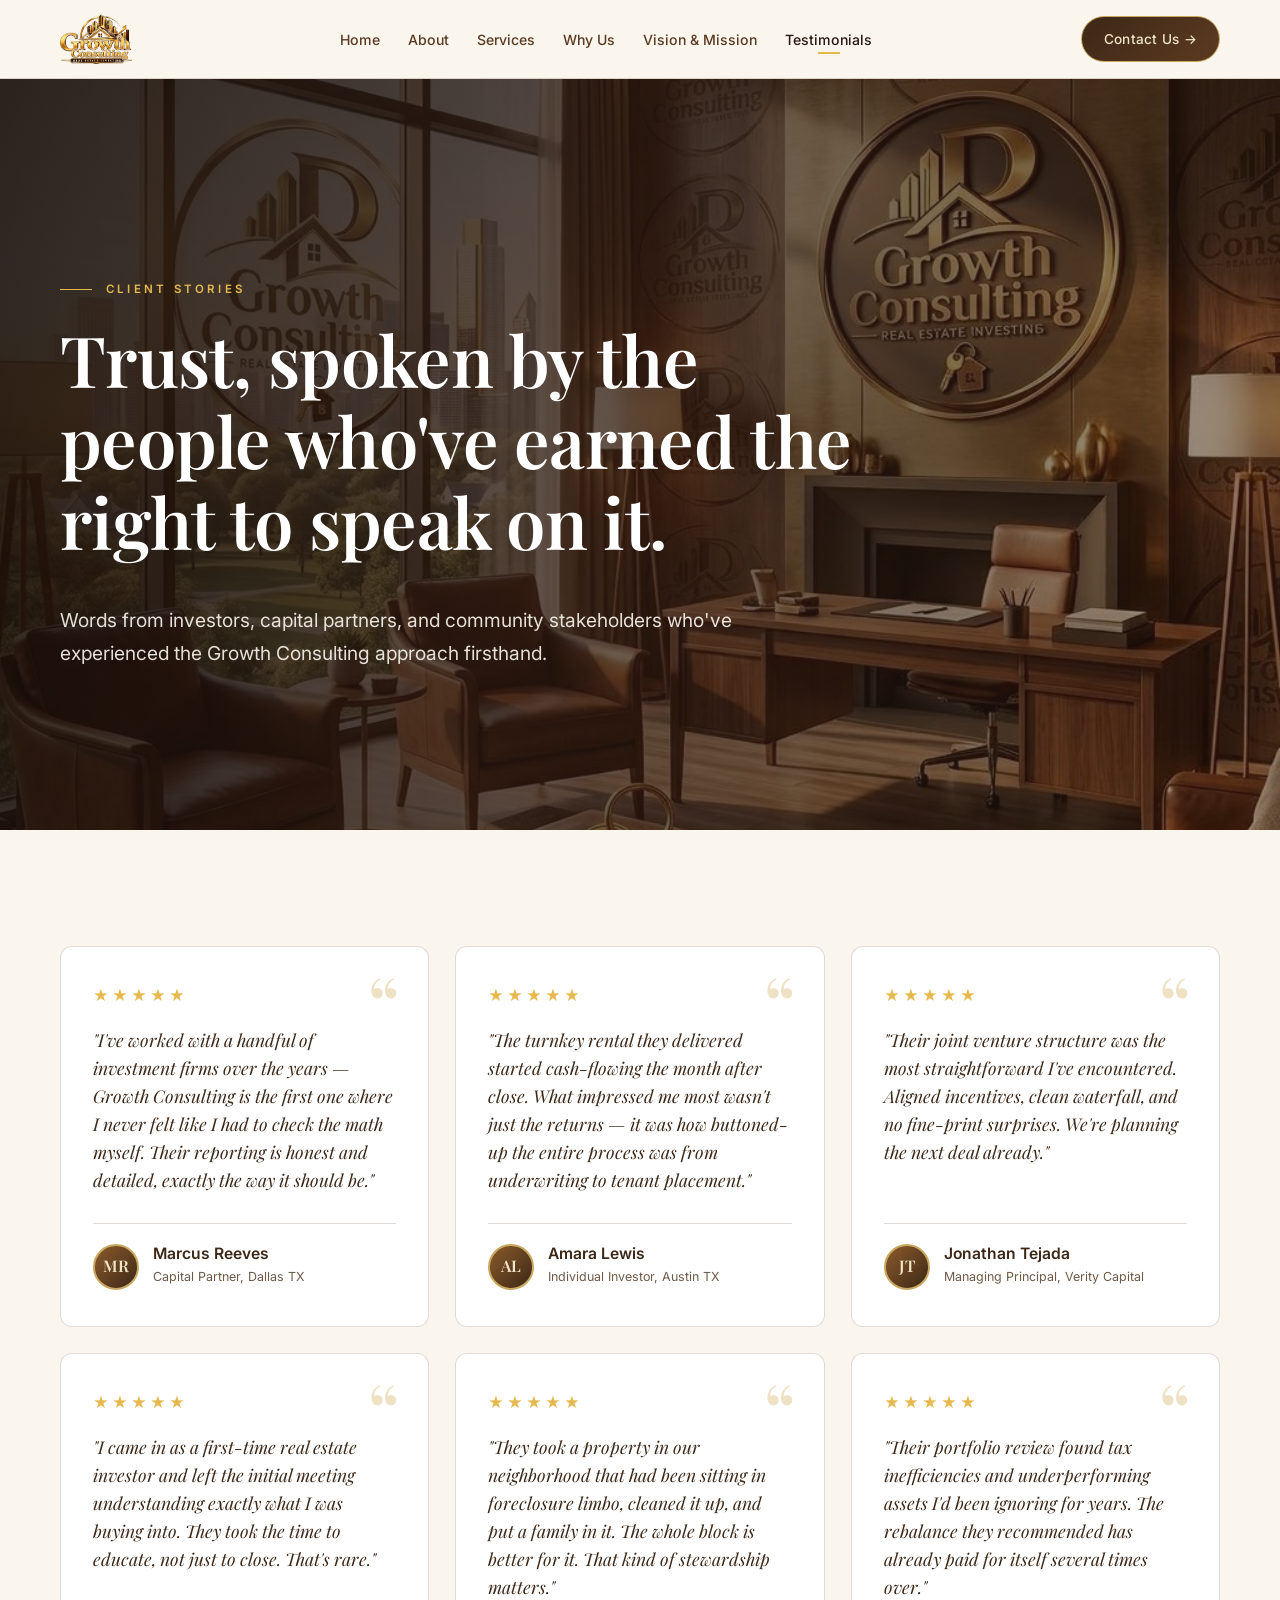
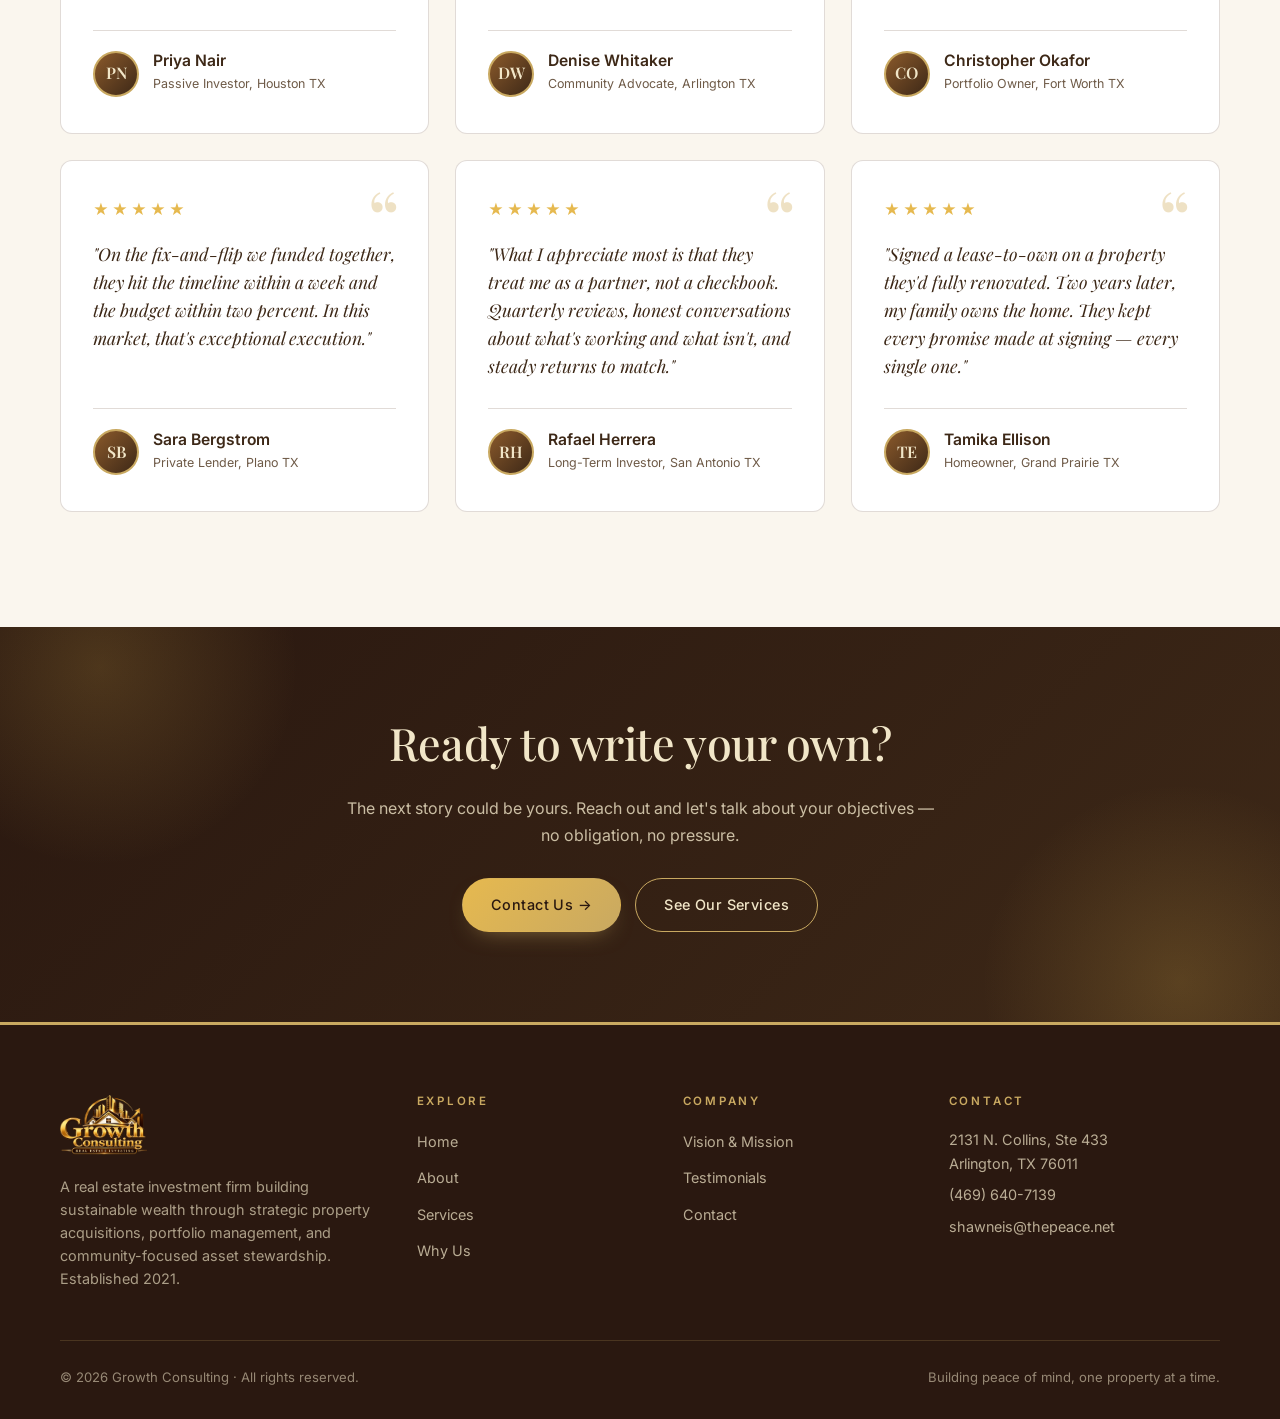
<file: testimonials.html>
<!DOCTYPE html>
<html lang="en">
<head>
  <meta charset="UTF-8" />
  <meta name="viewport" content="width=device-width, initial-scale=1.0" />
  <title>Testimonials — Growth Consulting</title>
  <meta name="description" content="Real words from real partners — hear what investors, capital partners, and community stakeholders say about their experience with Growth Consulting." />
  <link rel="icon" type="image/png" href="images/logo.png" />
  <link rel="preconnect" href="https://fonts.googleapis.com" />
  <link rel="preconnect" href="https://fonts.gstatic.com" crossorigin />
  <link href="https://fonts.googleapis.com/css2?family=Playfair+Display:ital,wght@0,400;0,500;0,600;0,700;1,400&family=Inter:wght@400;500;600;700&display=swap" rel="stylesheet" />
  <link rel="stylesheet" href="css/style.css" />
</head>
<body>

  <header class="site-header">
    <div class="wrap">
      <nav class="nav" aria-label="Primary">
        <a href="index.html" class="brand" aria-label="Growth Consulting — Real Estate Investing">
          <img src="images/logo.png" alt="Growth Consulting — Real Estate Investing" />
        </a>
        <ul class="nav-links">
          <li><a href="index.html">Home</a></li>
          <li><a href="about.html">About</a></li>
          <li><a href="services.html">Services</a></li>
          <li><a href="why-us.html">Why Us</a></li>
          <li><a href="vision-mission.html">Vision &amp; Mission</a></li>
          <li><a href="testimonials.html" class="active">Testimonials</a></li>
        </ul>
        <a href="contact.html" class="nav-cta">Contact Us →</a>
        <button class="nav-toggle" aria-label="Toggle menu" aria-expanded="false" aria-controls="nav-drawer">
          <svg viewBox="0 0 24 24" fill="none" stroke="currentColor" stroke-width="2" stroke-linecap="round"><path d="M4 7h16M4 12h16M4 17h16"/></svg>
        </button>
      </nav>
    </div>
    <div class="nav-drawer" id="nav-drawer">
      <ul>
        <li><a href="index.html">Home</a></li>
        <li><a href="about.html">About</a></li>
        <li><a href="services.html">Services</a></li>
        <li><a href="why-us.html">Why Us</a></li>
        <li><a href="vision-mission.html">Vision &amp; Mission</a></li>
        <li><a href="testimonials.html" class="active">Testimonials</a></li>
      </ul>
      <a href="contact.html" class="nav-cta">Contact Us →</a>
    </div>
  </header>

  <!-- ===== PAGE HERO ===== -->
  <section class="page-hero page-hero--photo" style="--bg-image: url('../images/pages/testimonials.jpg')">
    <div class="wrap reveal">
      <span class="eyebrow">Client Stories</span>
      <h1>Trust, spoken by the people who've earned the right to speak on it.</h1>
      <p class="lead">
        Words from investors, capital partners, and community stakeholders who've
        experienced the Growth Consulting approach firsthand.
      </p>
    </div>
  </section>

  <!-- ===== TESTIMONIAL GRID (9) ===== -->
  <section>
    <div class="wrap">
      <div class="tst-grid">

        <article class="tst-card reveal">
          <div class="tst-stars">★★★★★</div>
          <p class="tst-quote">"I've worked with a handful of investment firms over the years — Growth Consulting is the first one where I never felt like I had to check the math myself. Their reporting is honest and detailed, exactly the way it should be."</p>
          <div class="tst-author">
            <div class="tst-avatar">MR</div>
            <div>
              <div class="tst-name">Marcus Reeves</div>
              <div class="tst-role">Capital Partner, Dallas TX</div>
            </div>
          </div>
        </article>

        <article class="tst-card reveal">
          <div class="tst-stars">★★★★★</div>
          <p class="tst-quote">"The turnkey rental they delivered started cash-flowing the month after close. What impressed me most wasn't just the returns — it was how buttoned-up the entire process was from underwriting to tenant placement."</p>
          <div class="tst-author">
            <div class="tst-avatar">AL</div>
            <div>
              <div class="tst-name">Amara Lewis</div>
              <div class="tst-role">Individual Investor, Austin TX</div>
            </div>
          </div>
        </article>

        <article class="tst-card reveal">
          <div class="tst-stars">★★★★★</div>
          <p class="tst-quote">"Their joint venture structure was the most straightforward I've encountered. Aligned incentives, clean waterfall, and no fine-print surprises. We're planning the next deal already."</p>
          <div class="tst-author">
            <div class="tst-avatar">JT</div>
            <div>
              <div class="tst-name">Jonathan Tejada</div>
              <div class="tst-role">Managing Principal, Verity Capital</div>
            </div>
          </div>
        </article>

        <article class="tst-card reveal">
          <div class="tst-stars">★★★★★</div>
          <p class="tst-quote">"I came in as a first-time real estate investor and left the initial meeting understanding exactly what I was buying into. They took the time to educate, not just to close. That's rare."</p>
          <div class="tst-author">
            <div class="tst-avatar">PN</div>
            <div>
              <div class="tst-name">Priya Nair</div>
              <div class="tst-role">Passive Investor, Houston TX</div>
            </div>
          </div>
        </article>

        <article class="tst-card reveal">
          <div class="tst-stars">★★★★★</div>
          <p class="tst-quote">"They took a property in our neighborhood that had been sitting in foreclosure limbo, cleaned it up, and put a family in it. The whole block is better for it. That kind of stewardship matters."</p>
          <div class="tst-author">
            <div class="tst-avatar">DW</div>
            <div>
              <div class="tst-name">Denise Whitaker</div>
              <div class="tst-role">Community Advocate, Arlington TX</div>
            </div>
          </div>
        </article>

        <article class="tst-card reveal">
          <div class="tst-stars">★★★★★</div>
          <p class="tst-quote">"Their portfolio review found tax inefficiencies and underperforming assets I'd been ignoring for years. The rebalance they recommended has already paid for itself several times over."</p>
          <div class="tst-author">
            <div class="tst-avatar">CO</div>
            <div>
              <div class="tst-name">Christopher Okafor</div>
              <div class="tst-role">Portfolio Owner, Fort Worth TX</div>
            </div>
          </div>
        </article>

        <article class="tst-card reveal">
          <div class="tst-stars">★★★★★</div>
          <p class="tst-quote">"On the fix-and-flip we funded together, they hit the timeline within a week and the budget within two percent. In this market, that's exceptional execution."</p>
          <div class="tst-author">
            <div class="tst-avatar">SB</div>
            <div>
              <div class="tst-name">Sara Bergstrom</div>
              <div class="tst-role">Private Lender, Plano TX</div>
            </div>
          </div>
        </article>

        <article class="tst-card reveal">
          <div class="tst-stars">★★★★★</div>
          <p class="tst-quote">"What I appreciate most is that they treat me as a partner, not a checkbook. Quarterly reviews, honest conversations about what's working and what isn't, and steady returns to match."</p>
          <div class="tst-author">
            <div class="tst-avatar">RH</div>
            <div>
              <div class="tst-name">Rafael Herrera</div>
              <div class="tst-role">Long-Term Investor, San Antonio TX</div>
            </div>
          </div>
        </article>

        <article class="tst-card reveal">
          <div class="tst-stars">★★★★★</div>
          <p class="tst-quote">"Signed a lease-to-own on a property they'd fully renovated. Two years later, my family owns the home. They kept every promise made at signing — every single one."</p>
          <div class="tst-author">
            <div class="tst-avatar">TE</div>
            <div>
              <div class="tst-name">Tamika Ellison</div>
              <div class="tst-role">Homeowner, Grand Prairie TX</div>
            </div>
          </div>
        </article>

      </div>
    </div>
  </section>

  <!-- ===== CTA BAND ===== -->
  <section class="cta-band">
    <div class="wrap reveal">
      <h2>Ready to write your own?</h2>
      <p>The next story could be yours. Reach out and let's talk about your objectives — no obligation, no pressure.</p>
      <div class="btn-row">
        <a href="contact.html" class="btn btn-primary">Contact Us →</a>
        <a href="services.html" class="btn btn-ghost" style="color: var(--gold-pale); border-color: var(--gold);">See Our Services</a>
      </div>
    </div>
  </section>

  <!-- ===== FOOTER ===== -->
  <footer class="site-footer">
    <div class="wrap">
      <div class="footer-grid">
        <div>
          <div class="footer-brand">
            <img src="images/logo.png" alt="Growth Consulting — Real Estate Investing" />
          </div>
          <p class="footer-about">
            A real estate investment firm building sustainable wealth through
            strategic property acquisitions, portfolio management, and community-focused
            asset stewardship. Established 2021.
          </p>
        </div>
        <div class="footer-col">
          <h4>Explore</h4>
          <ul>
            <li><a href="index.html">Home</a></li>
            <li><a href="about.html">About</a></li>
            <li><a href="services.html">Services</a></li>
            <li><a href="why-us.html">Why Us</a></li>
          </ul>
        </div>
        <div class="footer-col">
          <h4>Company</h4>
          <ul>
            <li><a href="vision-mission.html">Vision &amp; Mission</a></li>
            <li><a href="testimonials.html">Testimonials</a></li>
            <li><a href="contact.html">Contact</a></li>
          </ul>
        </div>
        <div class="footer-col">
          <h4>Contact</h4>
          <p>2131 N. Collins, Ste 433<br/>Arlington, TX 76011</p>
          <p><a href="tel:+14696407139">(469) 640-7139</a></p>
          <p><a href="mailto:shawneis@thepeace.net">shawneis@thepeace.net</a></p>
        </div>
      </div>
      <div class="footer-bottom">
        <span>© <span id="year">2026</span> Growth Consulting · All rights reserved.</span>
        <span>Building peace of mind, one property at a time.</span>
      </div>
    </div>
  </footer>

  <script src="js/main.js"></script>
</body>
</html>
</file>
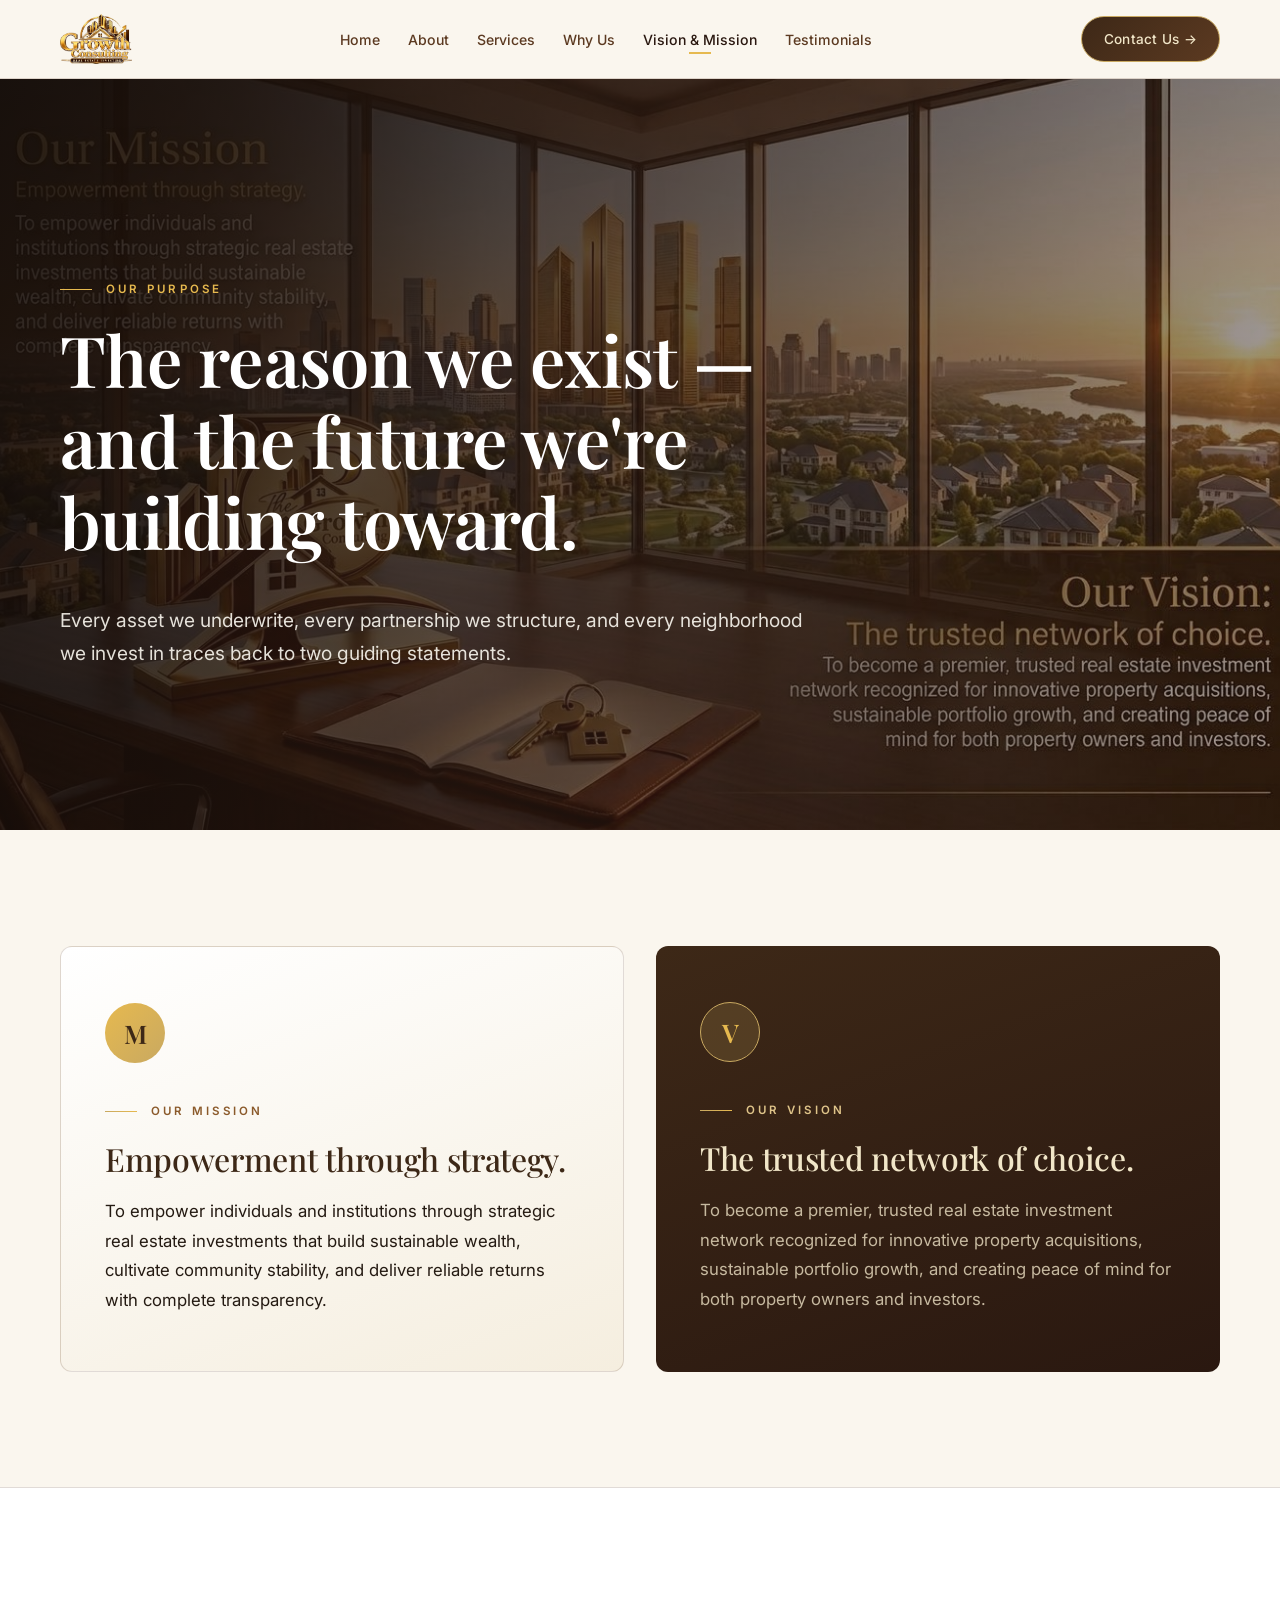
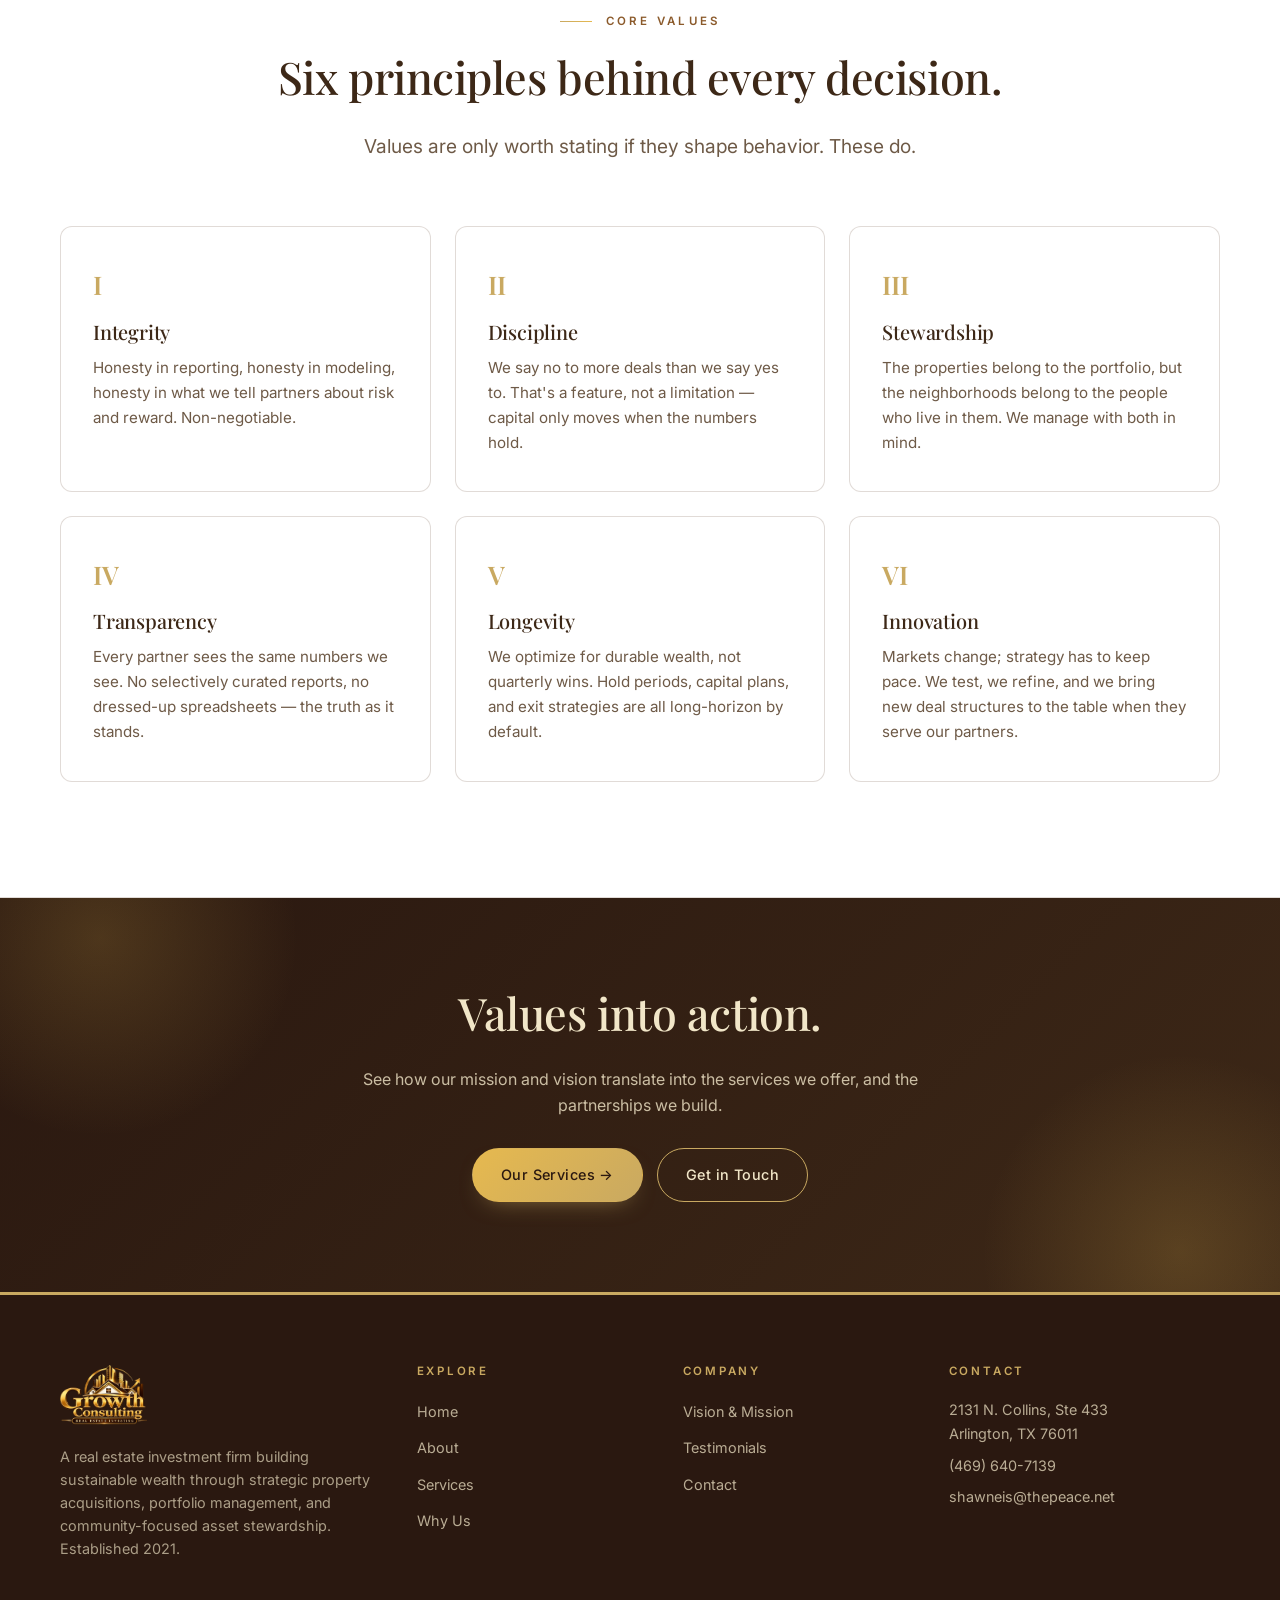
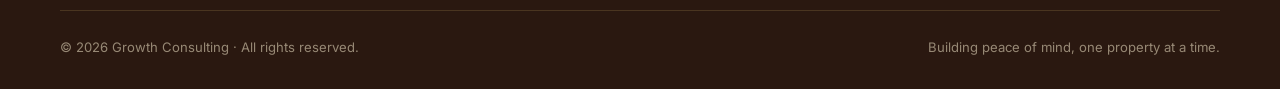
<file: vision-mission.html>
<!DOCTYPE html>
<html lang="en">
<head>
  <meta charset="UTF-8" />
  <meta name="viewport" content="width=device-width, initial-scale=1.0" />
  <title>Vision &amp; Mission — Growth Consulting</title>
  <meta name="description" content="Our mission is to empower investors through strategic real estate. Our vision is to become the trusted real estate investment network of choice." />
  <link rel="icon" type="image/png" href="images/logo.png" />
  <link rel="preconnect" href="https://fonts.googleapis.com" />
  <link rel="preconnect" href="https://fonts.gstatic.com" crossorigin />
  <link href="https://fonts.googleapis.com/css2?family=Playfair+Display:ital,wght@0,400;0,500;0,600;0,700;1,400&family=Inter:wght@400;500;600;700&display=swap" rel="stylesheet" />
  <link rel="stylesheet" href="css/style.css" />
</head>
<body>

  <header class="site-header">
    <div class="wrap">
      <nav class="nav" aria-label="Primary">
        <a href="index.html" class="brand" aria-label="Growth Consulting — Real Estate Investing">
          <img src="images/logo.png" alt="Growth Consulting — Real Estate Investing" />
        </a>
        <ul class="nav-links">
          <li><a href="index.html">Home</a></li>
          <li><a href="about.html">About</a></li>
          <li><a href="services.html">Services</a></li>
          <li><a href="why-us.html">Why Us</a></li>
          <li><a href="vision-mission.html" class="active">Vision &amp; Mission</a></li>
          <li><a href="testimonials.html">Testimonials</a></li>
        </ul>
        <a href="contact.html" class="nav-cta">Contact Us →</a>
        <button class="nav-toggle" aria-label="Toggle menu" aria-expanded="false" aria-controls="nav-drawer">
          <svg viewBox="0 0 24 24" fill="none" stroke="currentColor" stroke-width="2" stroke-linecap="round"><path d="M4 7h16M4 12h16M4 17h16"/></svg>
        </button>
      </nav>
    </div>
    <div class="nav-drawer" id="nav-drawer">
      <ul>
        <li><a href="index.html">Home</a></li>
        <li><a href="about.html">About</a></li>
        <li><a href="services.html">Services</a></li>
        <li><a href="why-us.html">Why Us</a></li>
        <li><a href="vision-mission.html" class="active">Vision &amp; Mission</a></li>
        <li><a href="testimonials.html">Testimonials</a></li>
      </ul>
      <a href="contact.html" class="nav-cta">Contact Us →</a>
    </div>
  </header>

  <!-- ===== PAGE HERO ===== -->
  <section class="page-hero page-hero--photo" style="--bg-image: url('../images/pages/vision-mission.jpg')">
    <div class="wrap reveal">
      <span class="eyebrow">Our Purpose</span>
      <h1>The reason we exist — and the future we're building toward.</h1>
      <p class="lead">
        Every asset we underwrite, every partnership we structure, and every neighborhood
        we invest in traces back to two guiding statements.
      </p>
    </div>
  </section>

  <!-- ===== VISION & MISSION SPLIT ===== -->
  <section>
    <div class="wrap">
      <div class="vm-split">

        <article class="vm-card vm-mission reveal">
          <div class="icon-mark">M</div>
          <span class="eyebrow">Our Mission</span>
          <h2>Empowerment through strategy.</h2>
          <p>
            To empower individuals and institutions through strategic real estate
            investments that build sustainable wealth, cultivate community stability,
            and deliver reliable returns with complete transparency.
          </p>
        </article>

        <article class="vm-card vm-vision reveal">
          <div class="icon-mark">V</div>
          <span class="eyebrow" style="color: var(--gold-soft);">Our Vision</span>
          <h2>The trusted network of choice.</h2>
          <p>
            To become a premier, trusted real estate investment network recognized
            for innovative property acquisitions, sustainable portfolio growth, and
            creating peace of mind for both property owners and investors.
          </p>
        </article>

      </div>
    </div>
  </section>

  <!-- ===== CORE VALUES ===== -->
  <section style="background: var(--paper); border-top: 1px solid var(--hairline); border-bottom: 1px solid var(--hairline);">
    <div class="wrap">
      <div class="section-head center reveal">
        <span class="eyebrow">Core Values</span>
        <h2>Six principles behind every decision.</h2>
        <p class="lead" style="margin: 20px auto 0;">
          Values are only worth stating if they shape behavior. These do.
        </p>
      </div>

      <div class="svc-list reveal">
        <article class="svc-card">
          <span class="svc-num">I</span>
          <h3>Integrity</h3>
          <p>Honesty in reporting, honesty in modeling, honesty in what we tell partners about risk and reward. Non-negotiable.</p>
        </article>

        <article class="svc-card">
          <span class="svc-num">II</span>
          <h3>Discipline</h3>
          <p>We say no to more deals than we say yes to. That's a feature, not a limitation — capital only moves when the numbers hold.</p>
        </article>

        <article class="svc-card">
          <span class="svc-num">III</span>
          <h3>Stewardship</h3>
          <p>The properties belong to the portfolio, but the neighborhoods belong to the people who live in them. We manage with both in mind.</p>
        </article>

        <article class="svc-card">
          <span class="svc-num">IV</span>
          <h3>Transparency</h3>
          <p>Every partner sees the same numbers we see. No selectively curated reports, no dressed-up spreadsheets — the truth as it stands.</p>
        </article>

        <article class="svc-card">
          <span class="svc-num">V</span>
          <h3>Longevity</h3>
          <p>We optimize for durable wealth, not quarterly wins. Hold periods, capital plans, and exit strategies are all long-horizon by default.</p>
        </article>

        <article class="svc-card">
          <span class="svc-num">VI</span>
          <h3>Innovation</h3>
          <p>Markets change; strategy has to keep pace. We test, we refine, and we bring new deal structures to the table when they serve our partners.</p>
        </article>
      </div>
    </div>
  </section>

  <!-- ===== CTA BAND ===== -->
  <section class="cta-band">
    <div class="wrap reveal">
      <h2>Values into action.</h2>
      <p>See how our mission and vision translate into the services we offer, and the partnerships we build.</p>
      <div class="btn-row">
        <a href="services.html" class="btn btn-primary">Our Services →</a>
        <a href="contact.html" class="btn btn-ghost" style="color: var(--gold-pale); border-color: var(--gold);">Get in Touch</a>
      </div>
    </div>
  </section>

  <!-- ===== FOOTER ===== -->
  <footer class="site-footer">
    <div class="wrap">
      <div class="footer-grid">
        <div>
          <div class="footer-brand">
            <img src="images/logo.png" alt="Growth Consulting — Real Estate Investing" />
          </div>
          <p class="footer-about">
            A real estate investment firm building sustainable wealth through
            strategic property acquisitions, portfolio management, and community-focused
            asset stewardship. Established 2021.
          </p>
        </div>
        <div class="footer-col">
          <h4>Explore</h4>
          <ul>
            <li><a href="index.html">Home</a></li>
            <li><a href="about.html">About</a></li>
            <li><a href="services.html">Services</a></li>
            <li><a href="why-us.html">Why Us</a></li>
          </ul>
        </div>
        <div class="footer-col">
          <h4>Company</h4>
          <ul>
            <li><a href="vision-mission.html">Vision &amp; Mission</a></li>
            <li><a href="testimonials.html">Testimonials</a></li>
            <li><a href="contact.html">Contact</a></li>
          </ul>
        </div>
        <div class="footer-col">
          <h4>Contact</h4>
          <p>2131 N. Collins, Ste 433<br/>Arlington, TX 76011</p>
          <p><a href="tel:+14696407139">(469) 640-7139</a></p>
          <p><a href="mailto:shawneis@thepeace.net">shawneis@thepeace.net</a></p>
        </div>
      </div>
      <div class="footer-bottom">
        <span>© <span id="year">2026</span> Growth Consulting · All rights reserved.</span>
        <span>Building peace of mind, one property at a time.</span>
      </div>
    </div>
  </footer>

  <script src="js/main.js"></script>
</body>
</html>
</file>
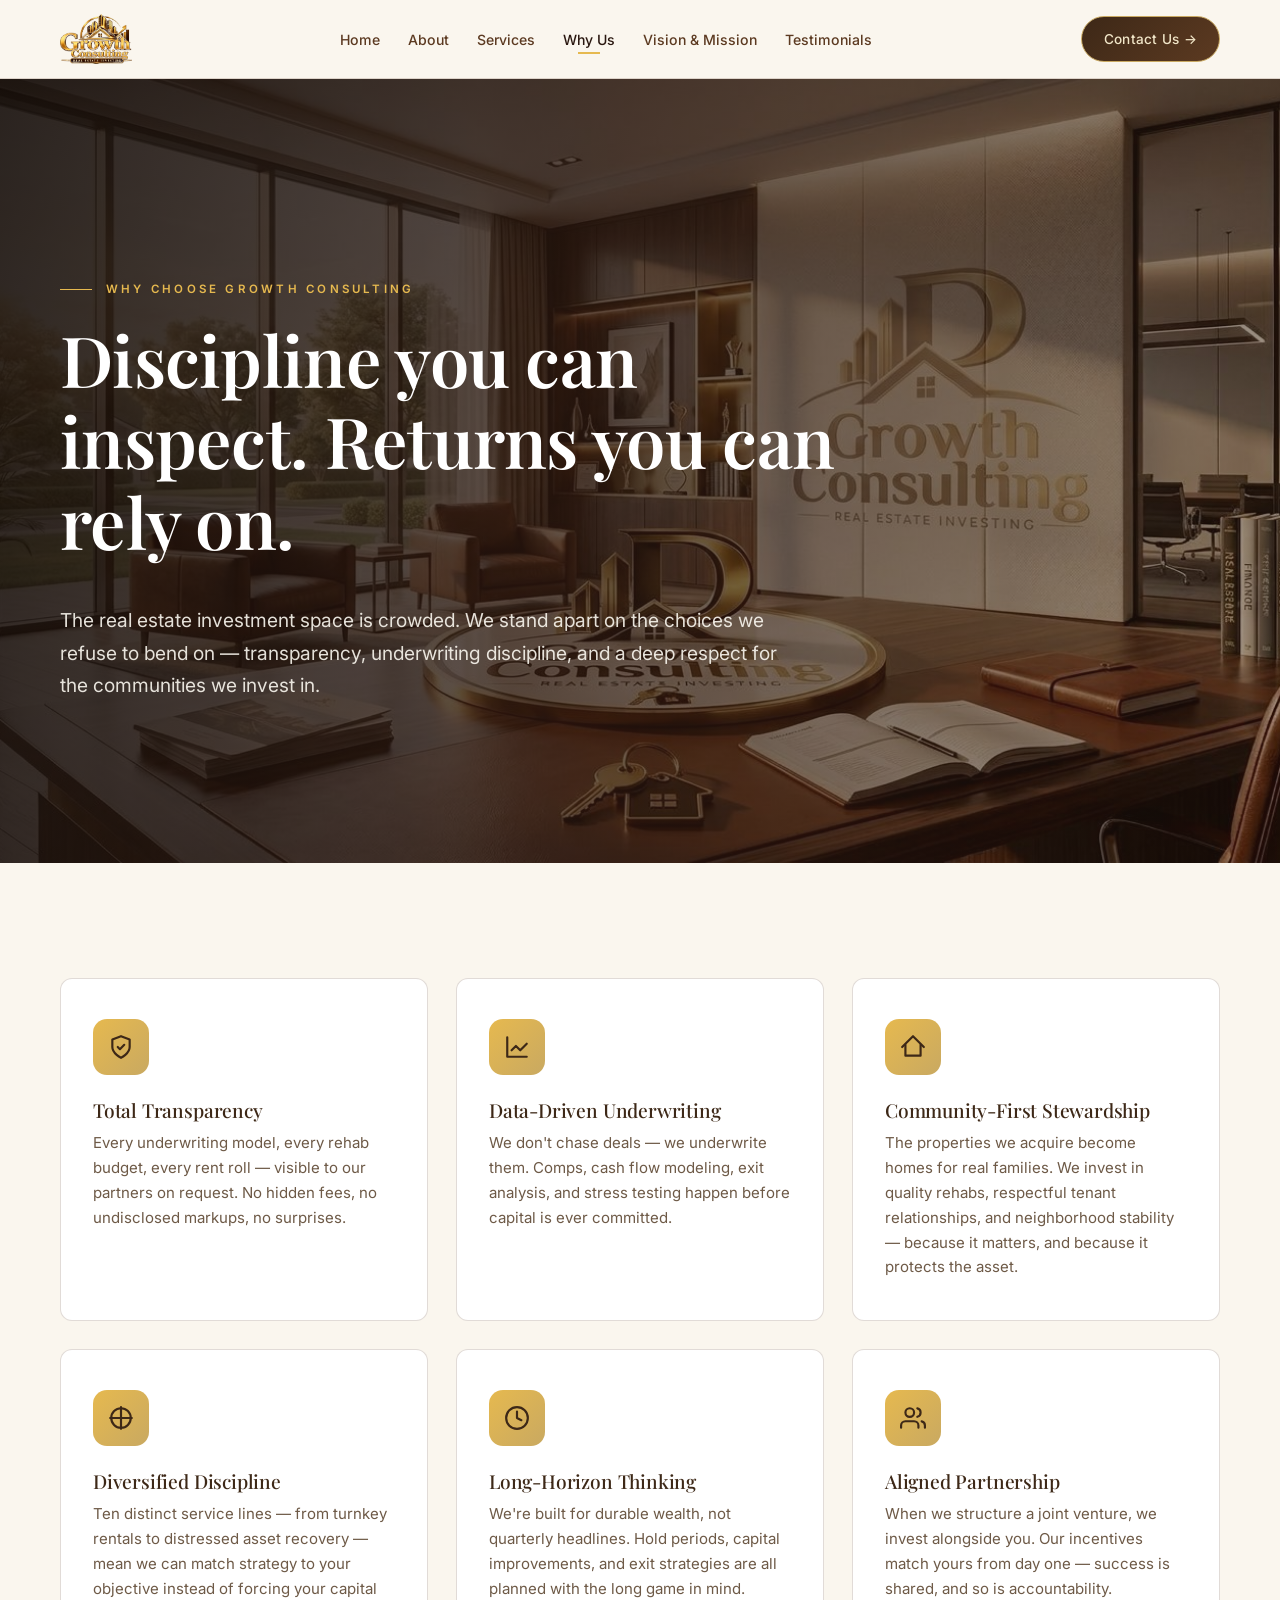
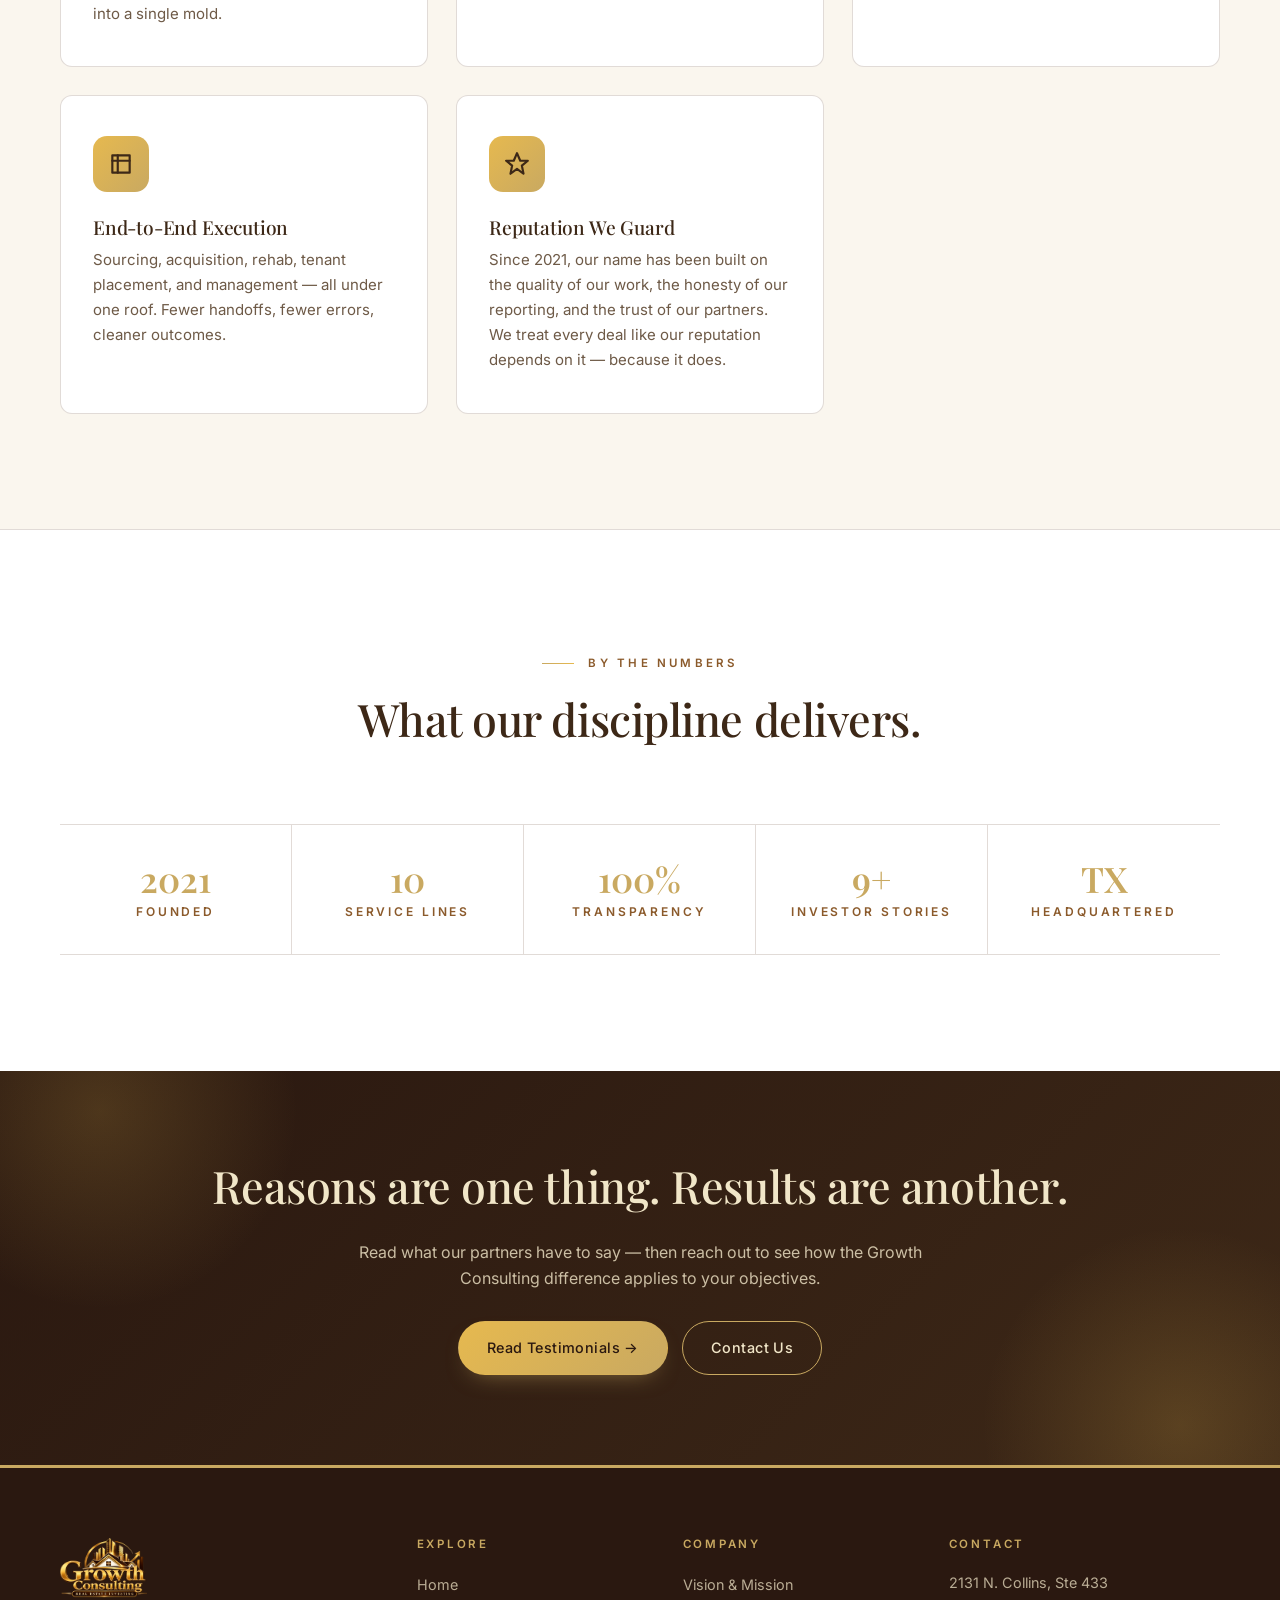
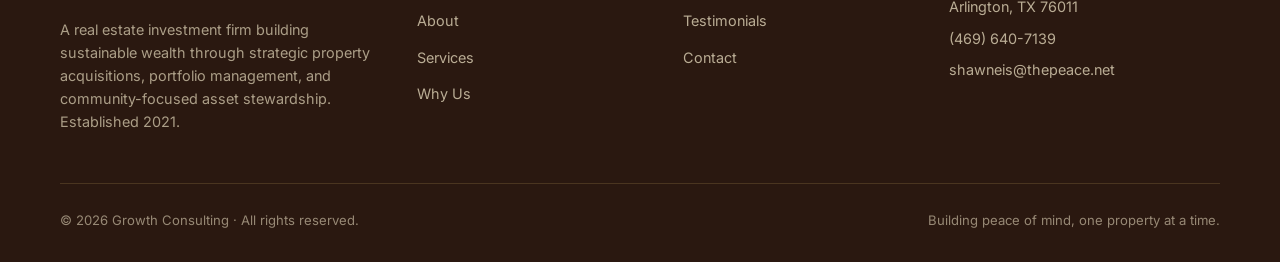
<file: why-us.html>
<!DOCTYPE html>
<html lang="en">
<head>
  <meta charset="UTF-8" />
  <meta name="viewport" content="width=device-width, initial-scale=1.0" />
  <title>Why Us — Growth Consulting</title>
  <meta name="description" content="Discover what sets Growth Consulting apart in the real estate investment landscape — transparency, discipline, and community-first stewardship." />
  <link rel="icon" type="image/png" href="images/logo.png" />
  <link rel="preconnect" href="https://fonts.googleapis.com" />
  <link rel="preconnect" href="https://fonts.gstatic.com" crossorigin />
  <link href="https://fonts.googleapis.com/css2?family=Playfair+Display:ital,wght@0,400;0,500;0,600;0,700;1,400&family=Inter:wght@400;500;600;700&display=swap" rel="stylesheet" />
  <link rel="stylesheet" href="css/style.css" />
</head>
<body>

  <header class="site-header">
    <div class="wrap">
      <nav class="nav" aria-label="Primary">
        <a href="index.html" class="brand" aria-label="Growth Consulting — Real Estate Investing">
          <img src="images/logo.png" alt="Growth Consulting — Real Estate Investing" />
        </a>
        <ul class="nav-links">
          <li><a href="index.html">Home</a></li>
          <li><a href="about.html">About</a></li>
          <li><a href="services.html">Services</a></li>
          <li><a href="why-us.html" class="active">Why Us</a></li>
          <li><a href="vision-mission.html">Vision &amp; Mission</a></li>
          <li><a href="testimonials.html">Testimonials</a></li>
        </ul>
        <a href="contact.html" class="nav-cta">Contact Us →</a>
        <button class="nav-toggle" aria-label="Toggle menu" aria-expanded="false" aria-controls="nav-drawer">
          <svg viewBox="0 0 24 24" fill="none" stroke="currentColor" stroke-width="2" stroke-linecap="round"><path d="M4 7h16M4 12h16M4 17h16"/></svg>
        </button>
      </nav>
    </div>
    <div class="nav-drawer" id="nav-drawer">
      <ul>
        <li><a href="index.html">Home</a></li>
        <li><a href="about.html">About</a></li>
        <li><a href="services.html">Services</a></li>
        <li><a href="why-us.html" class="active">Why Us</a></li>
        <li><a href="vision-mission.html">Vision &amp; Mission</a></li>
        <li><a href="testimonials.html">Testimonials</a></li>
      </ul>
      <a href="contact.html" class="nav-cta">Contact Us →</a>
    </div>
  </header>

  <!-- ===== PAGE HERO ===== -->
  <section class="page-hero page-hero--photo" style="--bg-image: url('../images/pages/why-us.jpg')">
    <div class="wrap reveal">
      <span class="eyebrow">Why Choose Growth Consulting</span>
      <h1>Discipline you can inspect. Returns you can rely on.</h1>
      <p class="lead">
        The real estate investment space is crowded. We stand apart on the choices we
        refuse to bend on — transparency, underwriting discipline, and a deep respect
        for the communities we invest in.
      </p>
    </div>
  </section>

  <!-- ===== REASONS ===== -->
  <section>
    <div class="wrap">
      <div class="reasons">

        <div class="reason reveal">
          <div class="reason-icon">
            <svg viewBox="0 0 24 24" fill="none" stroke="currentColor" stroke-width="2" stroke-linecap="round" stroke-linejoin="round">
              <path d="M12 22s8-4 8-10V5l-8-3-8 3v7c0 6 8 10 8 10z"/><path d="M9 12l2 2 4-4"/>
            </svg>
          </div>
          <h3>Total Transparency</h3>
          <p>Every underwriting model, every rehab budget, every rent roll — visible to our partners on request. No hidden fees, no undisclosed markups, no surprises.</p>
        </div>

        <div class="reason reveal">
          <div class="reason-icon">
            <svg viewBox="0 0 24 24" fill="none" stroke="currentColor" stroke-width="2" stroke-linecap="round" stroke-linejoin="round">
              <path d="M3 3v18h18"/><path d="M7 15l4-4 4 4 6-6"/>
            </svg>
          </div>
          <h3>Data-Driven Underwriting</h3>
          <p>We don't chase deals — we underwrite them. Comps, cash flow modeling, exit analysis, and stress testing happen before capital is ever committed.</p>
        </div>

        <div class="reason reveal">
          <div class="reason-icon">
            <svg viewBox="0 0 24 24" fill="none" stroke="currentColor" stroke-width="2" stroke-linecap="round" stroke-linejoin="round">
              <path d="M2 12l10-10 10 10"/><path d="M5 10v10h14V10"/>
            </svg>
          </div>
          <h3>Community-First Stewardship</h3>
          <p>The properties we acquire become homes for real families. We invest in quality rehabs, respectful tenant relationships, and neighborhood stability — because it matters, and because it protects the asset.</p>
        </div>

        <div class="reason reveal">
          <div class="reason-icon">
            <svg viewBox="0 0 24 24" fill="none" stroke="currentColor" stroke-width="2" stroke-linecap="round" stroke-linejoin="round">
              <path d="M12 2v20M2 12h20"/><circle cx="12" cy="12" r="9"/>
            </svg>
          </div>
          <h3>Diversified Discipline</h3>
          <p>Ten distinct service lines — from turnkey rentals to distressed asset recovery — mean we can match strategy to your objective instead of forcing your capital into a single mold.</p>
        </div>

        <div class="reason reveal">
          <div class="reason-icon">
            <svg viewBox="0 0 24 24" fill="none" stroke="currentColor" stroke-width="2" stroke-linecap="round" stroke-linejoin="round">
              <circle cx="12" cy="12" r="10"/><path d="M12 6v6l4 2"/>
            </svg>
          </div>
          <h3>Long-Horizon Thinking</h3>
          <p>We're built for durable wealth, not quarterly headlines. Hold periods, capital improvements, and exit strategies are all planned with the long game in mind.</p>
        </div>

        <div class="reason reveal">
          <div class="reason-icon">
            <svg viewBox="0 0 24 24" fill="none" stroke="currentColor" stroke-width="2" stroke-linecap="round" stroke-linejoin="round">
              <path d="M17 21v-2a4 4 0 0 0-4-4H5a4 4 0 0 0-4 4v2"/><circle cx="9" cy="7" r="4"/><path d="M23 21v-2a4 4 0 0 0-3-3.87"/><path d="M16 3.13a4 4 0 0 1 0 7.75"/>
            </svg>
          </div>
          <h3>Aligned Partnership</h3>
          <p>When we structure a joint venture, we invest alongside you. Our incentives match yours from day one — success is shared, and so is accountability.</p>
        </div>

        <div class="reason reveal">
          <div class="reason-icon">
            <svg viewBox="0 0 24 24" fill="none" stroke="currentColor" stroke-width="2" stroke-linecap="round" stroke-linejoin="round">
              <path d="M4 4h16v16H4z"/><path d="M4 9h16M9 4v16"/>
            </svg>
          </div>
          <h3>End-to-End Execution</h3>
          <p>Sourcing, acquisition, rehab, tenant placement, and management — all under one roof. Fewer handoffs, fewer errors, cleaner outcomes.</p>
        </div>

        <div class="reason reveal">
          <div class="reason-icon">
            <svg viewBox="0 0 24 24" fill="none" stroke="currentColor" stroke-width="2" stroke-linecap="round" stroke-linejoin="round">
              <path d="M12 2l3 7h7l-5.5 4.5L18 21l-6-4.5L6 21l1.5-7.5L2 9h7z"/>
            </svg>
          </div>
          <h3>Reputation We Guard</h3>
          <p>Since 2021, our name has been built on the quality of our work, the honesty of our reporting, and the trust of our partners. We treat every deal like our reputation depends on it — because it does.</p>
        </div>

      </div>
    </div>
  </section>

  <!-- ===== NUMBERS STRIP ===== -->
  <section style="background: var(--paper); border-top: 1px solid var(--hairline);">
    <div class="wrap">
      <div class="section-head center reveal">
        <span class="eyebrow">By the Numbers</span>
        <h2>What our discipline delivers.</h2>
      </div>
      <div class="values-strip reveal">
        <div class="value">
          <span class="value-num">2021</span>
          <h4>Founded</h4>
        </div>
        <div class="value">
          <span class="value-num">10</span>
          <h4>Service Lines</h4>
        </div>
        <div class="value">
          <span class="value-num">100%</span>
          <h4>Transparency</h4>
        </div>
        <div class="value">
          <span class="value-num">9+</span>
          <h4>Investor Stories</h4>
        </div>
        <div class="value">
          <span class="value-num">TX</span>
          <h4>Headquartered</h4>
        </div>
      </div>
    </div>
  </section>

  <!-- ===== CTA BAND ===== -->
  <section class="cta-band">
    <div class="wrap reveal">
      <h2>Reasons are one thing. Results are another.</h2>
      <p>Read what our partners have to say — then reach out to see how the Growth Consulting difference applies to your objectives.</p>
      <div class="btn-row">
        <a href="testimonials.html" class="btn btn-primary">Read Testimonials →</a>
        <a href="contact.html" class="btn btn-ghost" style="color: var(--gold-pale); border-color: var(--gold);">Contact Us</a>
      </div>
    </div>
  </section>

  <!-- ===== FOOTER ===== -->
  <footer class="site-footer">
    <div class="wrap">
      <div class="footer-grid">
        <div>
          <div class="footer-brand">
            <img src="images/logo.png" alt="Growth Consulting — Real Estate Investing" />
          </div>
          <p class="footer-about">
            A real estate investment firm building sustainable wealth through
            strategic property acquisitions, portfolio management, and community-focused
            asset stewardship. Established 2021.
          </p>
        </div>
        <div class="footer-col">
          <h4>Explore</h4>
          <ul>
            <li><a href="index.html">Home</a></li>
            <li><a href="about.html">About</a></li>
            <li><a href="services.html">Services</a></li>
            <li><a href="why-us.html">Why Us</a></li>
          </ul>
        </div>
        <div class="footer-col">
          <h4>Company</h4>
          <ul>
            <li><a href="vision-mission.html">Vision &amp; Mission</a></li>
            <li><a href="testimonials.html">Testimonials</a></li>
            <li><a href="contact.html">Contact</a></li>
          </ul>
        </div>
        <div class="footer-col">
          <h4>Contact</h4>
          <p>2131 N. Collins, Ste 433<br/>Arlington, TX 76011</p>
          <p><a href="tel:+14696407139">(469) 640-7139</a></p>
          <p><a href="mailto:shawneis@thepeace.net">shawneis@thepeace.net</a></p>
        </div>
      </div>
      <div class="footer-bottom">
        <span>© <span id="year">2026</span> Growth Consulting · All rights reserved.</span>
        <span>Building peace of mind, one property at a time.</span>
      </div>
    </div>
  </footer>

  <script src="js/main.js"></script>
</body>
</html>
</file>
<file: css/style.css>
/* =========================================================
   Growth Consulting — Real Estate Investing
   Design tokens & global styles
   ========================================================= */

:root {
  /* Brand palette — brown & gold */
  --espresso: #2A1810;
  --deep-brown: #3D2817;
  --rich-brown: #5C3A21;
  --warm-brown: #8B5A2B;
  --tan: #B08B5C;

  --gold: #C9A961;
  --gold-bright: #E6B94F;
  --gold-soft: #DFC48A;
  --gold-pale: #F1E6C8;

  --cream: #FAF6EE;
  --cream-warm: #F5EEDF;
  --paper: #FFFFFF;
  --charcoal: #241A12;
  --muted: #6E5A47;
  --hairline: rgba(92, 58, 33, 0.18);

  /* Typography */
  --font-display: 'Playfair Display', 'Cormorant Garamond', Georgia, serif;
  --font-body: 'Inter', -apple-system, BlinkMacSystemFont, 'Segoe UI', Helvetica, Arial, sans-serif;
  --font-mono: 'JetBrains Mono', 'SF Mono', Menlo, monospace;

  /* Scale */
  --wrap: 1240px;
  --gutter: clamp(20px, 4vw, 40px);
  --radius: 4px;
  --radius-lg: 12px;

  /* Motion */
  --ease: cubic-bezier(0.22, 1, 0.36, 1);
}

/* ---------- Reset & base ---------- */
*, *::before, *::after { box-sizing: border-box; }
html { -webkit-text-size-adjust: 100%; scroll-behavior: smooth; }
body {
  margin: 0;
  font-family: var(--font-body);
  font-size: 16px;
  line-height: 1.65;
  color: var(--charcoal);
  background: var(--cream);
  -webkit-font-smoothing: antialiased;
  -moz-osx-font-smoothing: grayscale;
  overflow-x: hidden;
}
img { max-width: 100%; height: auto; display: block; }
a { color: inherit; text-decoration: none; transition: color 0.2s var(--ease); }
button { font-family: inherit; cursor: pointer; border: none; background: none; }
:focus-visible {
  outline: 2px solid var(--gold-bright);
  outline-offset: 3px;
}

/* ---------- Typography ---------- */
h1, h2, h3, h4, h5 {
  font-family: var(--font-display);
  font-weight: 500;
  line-height: 1.15;
  color: var(--deep-brown);
  margin: 0 0 0.6em;
  letter-spacing: -0.01em;
}
h1 { font-size: clamp(2.4rem, 5.5vw, 4.4rem); font-weight: 600; }
h2 { font-size: clamp(1.9rem, 3.5vw, 2.9rem); }
h3 { font-size: clamp(1.35rem, 2vw, 1.6rem); }
h4 { font-size: 1.15rem; }
p  { margin: 0 0 1.1em; color: var(--charcoal); }

.eyebrow {
  font-family: var(--font-body);
  font-size: 0.72rem;
  letter-spacing: 0.28em;
  text-transform: uppercase;
  font-weight: 600;
  color: var(--warm-brown);
  display: inline-flex;
  align-items: center;
  gap: 14px;
  margin-bottom: 20px;
}
.eyebrow::before {
  content: "";
  width: 32px;
  height: 1px;
  background: linear-gradient(90deg, var(--gold), var(--gold-bright));
}

.lead {
  font-size: clamp(1.05rem, 1.5vw, 1.2rem);
  color: var(--muted);
  line-height: 1.7;
  max-width: 62ch;
}

.gold-underline {
  background-image: linear-gradient(90deg, var(--gold-bright), var(--gold));
  background-size: 100% 2px;
  background-repeat: no-repeat;
  background-position: 0 100%;
  padding-bottom: 3px;
}

/* ---------- Layout ---------- */
.wrap {
  max-width: var(--wrap);
  margin: 0 auto;
  padding: 0 var(--gutter);
}
section { padding: clamp(64px, 9vw, 120px) 0; }
.section-tight { padding: clamp(48px, 6vw, 80px) 0; }

/* ---------- Site header ---------- */
.site-header {
  position: sticky;
  top: 0;
  z-index: 60;
  background: rgba(250, 246, 238, 0.94);
  backdrop-filter: saturate(1.4) blur(10px);
  -webkit-backdrop-filter: saturate(1.4) blur(10px);
  border-bottom: 1px solid var(--hairline);
}
.nav {
  display: flex;
  align-items: center;
  justify-content: space-between;
  gap: 24px;
  padding: 14px 0;
}
.brand {
  display: flex;
  align-items: center;
  gap: 12px;
  min-width: 0;
}
.brand img {
  height: 50px;
  width: auto;
  max-width: 210px;
  object-fit: contain;
  flex-shrink: 0;
}
.brand-name {
  display: none;
}
.brand-tag {
  display: none;
}

.nav-links {
  display: flex;
  align-items: center;
  gap: 28px;
  list-style: none;
  padding: 0;
  margin: 0;
}
.nav-links a {
  font-size: 0.88rem;
  font-weight: 500;
  color: var(--rich-brown);
  padding: 8px 0;
  position: relative;
}
.nav-links a::after {
  content: "";
  position: absolute;
  left: 50%;
  bottom: 2px;
  width: 0;
  height: 1.5px;
  background: var(--gold-bright);
  transition: all 0.25s var(--ease);
  transform: translateX(-50%);
}
.nav-links a:hover,
.nav-links a.active { color: var(--espresso); }
.nav-links a:hover::after,
.nav-links a.active::after { width: 22px; }

.nav-cta {
  display: inline-flex;
  align-items: center;
  gap: 8px;
  padding: 11px 22px;
  background: linear-gradient(135deg, var(--deep-brown), var(--rich-brown));
  color: var(--gold-pale);
  border: 1px solid var(--gold);
  border-radius: 999px;
  font-size: 0.85rem;
  font-weight: 500;
  letter-spacing: 0.02em;
  transition: transform 0.2s var(--ease), box-shadow 0.2s var(--ease);
}
.nav-cta:hover {
  transform: translateY(-1px);
  box-shadow: 0 10px 24px -12px rgba(42, 24, 16, 0.55);
  color: var(--paper);
}

/* Mobile toggle */
.nav-toggle {
  display: none;
  width: 44px;
  height: 44px;
  align-items: center;
  justify-content: center;
  color: var(--deep-brown);
  border: 1px solid var(--hairline);
  border-radius: 8px;
}
.nav-toggle svg { width: 22px; height: 22px; }

/* ---------- Buttons ---------- */
.btn {
  display: inline-flex;
  align-items: center;
  gap: 10px;
  padding: 14px 28px;
  font-size: 0.9rem;
  font-weight: 500;
  letter-spacing: 0.03em;
  border-radius: 999px;
  transition: all 0.25s var(--ease);
  border: 1px solid transparent;
  cursor: pointer;
}
.btn-primary {
  background: linear-gradient(135deg, var(--gold-bright), var(--gold));
  color: var(--espresso);
  box-shadow: 0 10px 24px -14px rgba(201, 169, 97, 0.7);
}
.btn-primary:hover {
  background: linear-gradient(135deg, var(--gold), var(--gold-bright));
  transform: translateY(-2px);
  box-shadow: 0 16px 32px -16px rgba(201, 169, 97, 0.75);
}
.btn-ghost {
  background: transparent;
  color: var(--deep-brown);
  border-color: var(--warm-brown);
}
.btn-ghost:hover {
  background: var(--deep-brown);
  color: var(--gold-pale);
  border-color: var(--deep-brown);
}
.btn-dark {
  background: var(--deep-brown);
  color: var(--gold-pale);
  border-color: var(--gold);
}
.btn-dark:hover { background: var(--espresso); }

.btn-row { display: flex; gap: 14px; flex-wrap: wrap; }

/* ---------- HOME: Hero ---------- */
.hero {
  position: relative;
  padding: clamp(72px, 9vw, 130px) 0 clamp(80px, 10vw, 140px);
  background:
    radial-gradient(ellipse at 85% 15%, rgba(201, 169, 97, 0.16), transparent 55%),
    radial-gradient(ellipse at 10% 90%, rgba(139, 90, 43, 0.10), transparent 50%),
    var(--cream);
  overflow: hidden;
}
.hero::before {
  content: "";
  position: absolute;
  inset: 0;
  background-image:
    linear-gradient(var(--hairline) 1px, transparent 1px),
    linear-gradient(90deg, var(--hairline) 1px, transparent 1px);
  background-size: 80px 80px;
  opacity: 0.35;
  mask-image: radial-gradient(ellipse at center, black, transparent 75%);
  -webkit-mask-image: radial-gradient(ellipse at center, black, transparent 75%);
  pointer-events: none;
}
.hero-grid {
  position: relative;
  display: grid;
  grid-template-columns: 1.15fr 1fr;
  gap: clamp(40px, 5vw, 80px);
  align-items: center;
}
.hero h1 {
  font-size: clamp(2.5rem, 6vw, 4.8rem);
  line-height: 1.05;
  margin-bottom: 24px;
}
.hero h1 em {
  font-style: italic;
  font-weight: 400;
  color: var(--warm-brown);
}
.hero-lead {
  font-size: clamp(1.05rem, 1.4vw, 1.2rem);
  color: var(--muted);
  max-width: 52ch;
  margin-bottom: 36px;
}
.hero-meta {
  display: flex;
  gap: 40px;
  padding-top: 36px;
  margin-top: 44px;
  border-top: 1px solid var(--hairline);
  flex-wrap: wrap;
}
.hero-meta > div { min-width: 110px; }
.hero-meta .num {
  font-family: var(--font-display);
  font-size: 2rem;
  font-weight: 600;
  color: var(--deep-brown);
  display: block;
  line-height: 1;
}
.hero-meta .label {
  font-size: 0.72rem;
  letter-spacing: 0.22em;
  text-transform: uppercase;
  color: var(--warm-brown);
  margin-top: 8px;
  display: block;
}

/* Hero visual — logo card */
.hero-visual {
  position: relative;
  display: flex;
  align-items: center;
  justify-content: center;
}
.hero-card {
  position: relative;
  width: 100%;
  max-width: 460px;
  aspect-ratio: 1 / 1;
  background:
    radial-gradient(ellipse at 30% 20%, rgba(230, 185, 79, 0.22), transparent 55%),
    linear-gradient(145deg, #3D2817 0%, #2A1810 100%);
  border-radius: 24px;
  padding: 40px;
  display: flex;
  align-items: center;
  justify-content: center;
  box-shadow:
    0 40px 80px -30px rgba(42, 24, 16, 0.55),
    0 0 0 1px rgba(201, 169, 97, 0.25) inset,
    0 0 0 8px rgba(201, 169, 97, 0.08);
}
.hero-card::before {
  content: "";
  position: absolute;
  inset: 14px;
  border-radius: 16px;
  border: 1px solid rgba(201, 169, 97, 0.3);
  pointer-events: none;
}
.hero-card img {
  width: 82%;
  filter: drop-shadow(0 20px 40px rgba(0, 0, 0, 0.4));
}
.hero-badge {
  position: absolute;
  bottom: -22px;
  right: -22px;
  background: linear-gradient(135deg, var(--gold-bright), var(--gold));
  color: var(--espresso);
  padding: 18px 24px;
  border-radius: 16px;
  font-family: var(--font-display);
  font-size: 0.95rem;
  font-weight: 600;
  box-shadow: 0 20px 40px -16px rgba(201, 169, 97, 0.55);
}
.hero-badge span {
  display: block;
  font-family: var(--font-body);
  font-size: 0.68rem;
  letter-spacing: 0.24em;
  text-transform: uppercase;
  font-weight: 600;
  opacity: 0.7;
  margin-bottom: 2px;
}

/* ---------- Section headers ---------- */
.section-head { max-width: 780px; margin-bottom: 64px; }
.section-head.center { text-align: center; margin-left: auto; margin-right: auto; }
.section-head.center .eyebrow { justify-content: center; }

/* ---------- HOME: Pillars grid ---------- */
.pillars {
  background: var(--paper);
  border-top: 1px solid var(--hairline);
  border-bottom: 1px solid var(--hairline);
}
.pillars-grid {
  display: grid;
  grid-template-columns: repeat(auto-fit, minmax(260px, 1fr));
  gap: 0;
  border-left: 1px solid var(--hairline);
}
.pillar {
  padding: 44px 36px;
  border-right: 1px solid var(--hairline);
  border-bottom: 1px solid var(--hairline);
  border-top: 1px solid var(--hairline);
  background: var(--paper);
  transition: background 0.3s var(--ease);
  position: relative;
}
.pillar:hover { background: var(--cream-warm); }
.pillar-num {
  font-family: var(--font-display);
  font-size: 0.85rem;
  color: var(--gold);
  font-weight: 600;
  letter-spacing: 0.1em;
  margin-bottom: 22px;
  display: block;
}
.pillar h3 { margin-bottom: 12px; }
.pillar p { font-size: 0.95rem; color: var(--muted); margin: 0; }

/* ---------- HOME: Featured services ---------- */
.featured-svc {
  display: grid;
  grid-template-columns: 1fr 1fr;
  gap: clamp(30px, 4vw, 60px);
  align-items: center;
}
.featured-svc.reverse { direction: rtl; }
.featured-svc.reverse > * { direction: ltr; }
.featured-panel {
  background: linear-gradient(145deg, var(--deep-brown), var(--espresso));
  border-radius: var(--radius-lg);
  padding: 48px;
  color: var(--gold-pale);
  position: relative;
  overflow: hidden;
  min-height: 340px;
  display: flex;
  flex-direction: column;
  justify-content: space-between;
}
.featured-panel::before {
  content: "";
  position: absolute;
  top: -60px;
  right: -60px;
  width: 220px;
  height: 220px;
  border-radius: 50%;
  background: radial-gradient(circle, rgba(230, 185, 79, 0.22), transparent 70%);
}
.featured-panel h3 { color: var(--gold-pale); font-size: 1.7rem; }
.featured-panel p { color: rgba(241, 230, 200, 0.75); }
.featured-panel .stat {
  font-family: var(--font-display);
  font-size: 3rem;
  color: var(--gold-bright);
  font-weight: 600;
  line-height: 1;
}
.featured-panel .stat + span {
  font-size: 0.75rem;
  letter-spacing: 0.24em;
  text-transform: uppercase;
  color: var(--gold-soft);
  display: block;
  margin-top: 8px;
}

/* ---------- ABOUT ---------- */
.page-hero {
  padding: clamp(90px, 12vw, 150px) 0 clamp(60px, 8vw, 90px);
  background:
    radial-gradient(ellipse at 20% 20%, rgba(201, 169, 97, 0.13), transparent 55%),
    var(--cream);
  border-bottom: 1px solid var(--hairline);
}
.page-hero h1 { max-width: 18ch; }
.page-hero .lead { margin-top: 24px; }

.about-grid {
  display: grid;
  grid-template-columns: 1fr 1fr;
  gap: clamp(40px, 5vw, 80px);
  align-items: start;
}
.about-figure {
  position: sticky;
  top: 100px;
  background: linear-gradient(145deg, var(--deep-brown), var(--espresso));
  padding: 48px;
  border-radius: var(--radius-lg);
  color: var(--gold-pale);
}
.about-figure img { max-width: 320px; width: 100%; height: auto; margin: 0 auto 28px; display: block; }
.figure-fact {
  border-top: 1px solid rgba(201, 169, 97, 0.3);
  padding-top: 24px;
  margin-top: 24px;
}
.figure-fact:first-of-type { border-top: none; padding-top: 0; margin-top: 0; }
.figure-fact dt {
  font-size: 0.72rem;
  letter-spacing: 0.24em;
  text-transform: uppercase;
  color: var(--gold-soft);
  margin-bottom: 6px;
}
.figure-fact dd {
  font-family: var(--font-display);
  font-size: 1.1rem;
  color: var(--gold-pale);
  margin: 0;
}

/* ---------- SERVICES ---------- */
.svc-list {
  display: grid;
  grid-template-columns: repeat(auto-fit, minmax(320px, 1fr));
  gap: 24px;
}
.svc-card {
  background: var(--paper);
  padding: 36px 32px;
  border-radius: var(--radius-lg);
  border: 1px solid var(--hairline);
  transition: all 0.3s var(--ease);
  position: relative;
  overflow: hidden;
}
.svc-card::before {
  content: "";
  position: absolute;
  top: 0;
  left: 0;
  right: 0;
  height: 3px;
  background: linear-gradient(90deg, var(--gold-bright), var(--gold));
  transform: scaleX(0);
  transform-origin: left;
  transition: transform 0.4s var(--ease);
}
.svc-card:hover {
  transform: translateY(-4px);
  border-color: var(--gold);
  box-shadow: 0 24px 40px -20px rgba(42, 24, 16, 0.22);
}
.svc-card:hover::before { transform: scaleX(1); }
.svc-num {
  font-family: var(--font-display);
  font-size: 1.6rem;
  color: var(--gold);
  font-weight: 600;
  display: block;
  margin-bottom: 14px;
}
.svc-card h3 { font-size: 1.25rem; margin-bottom: 12px; }
.svc-card p { font-size: 0.95rem; color: var(--muted); margin: 0; }

/* ---------- WHY US ---------- */
.reasons {
  display: grid;
  grid-template-columns: repeat(auto-fit, minmax(300px, 1fr));
  gap: 28px;
}
.reason {
  padding: 40px 32px;
  background: var(--paper);
  border-radius: var(--radius-lg);
  border: 1px solid var(--hairline);
  position: relative;
}
.reason-icon {
  width: 56px;
  height: 56px;
  border-radius: 14px;
  background: linear-gradient(135deg, var(--gold-bright), var(--gold));
  color: var(--deep-brown);
  display: flex;
  align-items: center;
  justify-content: center;
  margin-bottom: 24px;
}
.reason-icon svg { width: 26px; height: 26px; }
.reason h3 { font-size: 1.2rem; margin-bottom: 10px; }
.reason p { font-size: 0.94rem; color: var(--muted); margin: 0; }

/* ---------- VISION & MISSION ---------- */
.vm-split {
  display: grid;
  grid-template-columns: 1fr 1fr;
  gap: 32px;
}
.vm-card {
  padding: 56px 44px;
  border-radius: var(--radius-lg);
  position: relative;
  overflow: hidden;
}
.vm-mission {
  background: linear-gradient(160deg, var(--paper), var(--cream-warm));
  border: 1px solid var(--hairline);
}
.vm-vision {
  background: linear-gradient(160deg, var(--deep-brown), var(--espresso));
  color: var(--gold-pale);
}
.vm-vision h2, .vm-vision h3 { color: var(--gold-pale); }
.vm-vision p { color: rgba(241, 230, 200, 0.78); }
.vm-card .icon-mark {
  width: 60px;
  height: 60px;
  border-radius: 50%;
  display: flex;
  align-items: center;
  justify-content: center;
  margin-bottom: 30px;
  font-family: var(--font-display);
  font-size: 1.6rem;
  font-weight: 600;
}
.vm-mission .icon-mark {
  background: linear-gradient(135deg, var(--gold-bright), var(--gold));
  color: var(--deep-brown);
}
.vm-vision .icon-mark {
  background: rgba(201, 169, 97, 0.18);
  color: var(--gold-bright);
  border: 1px solid var(--gold);
}
.vm-card h2 { font-size: 2rem; margin-bottom: 20px; }
.vm-card p { font-size: 1.05rem; line-height: 1.75; margin: 0; }

.values-strip {
  display: grid;
  grid-template-columns: repeat(auto-fit, minmax(180px, 1fr));
  gap: 0;
  border-top: 1px solid var(--hairline);
  border-bottom: 1px solid var(--hairline);
  margin-top: 80px;
}
.value {
  padding: 36px 20px;
  text-align: center;
  border-right: 1px solid var(--hairline);
}
.value:last-child { border-right: none; }
.value-num {
  font-family: var(--font-display);
  font-size: 2.2rem;
  color: var(--gold);
  font-weight: 600;
  display: block;
  line-height: 1;
  margin-bottom: 8px;
}
.value h4 {
  font-size: 0.75rem;
  letter-spacing: 0.24em;
  text-transform: uppercase;
  color: var(--warm-brown);
  font-family: var(--font-body);
  font-weight: 600;
  margin: 0;
}

/* ---------- TESTIMONIALS ---------- */
.tst-grid {
  display: grid;
  grid-template-columns: repeat(auto-fit, minmax(320px, 1fr));
  gap: 26px;
}
.tst-card {
  background: var(--paper);
  padding: 36px 32px;
  border-radius: var(--radius-lg);
  border: 1px solid var(--hairline);
  position: relative;
  display: flex;
  flex-direction: column;
}
.tst-card::before {
  content: "\201C";
  position: absolute;
  top: 16px;
  right: 28px;
  font-family: var(--font-display);
  font-size: 5rem;
  color: var(--gold-soft);
  line-height: 1;
  opacity: 0.5;
}
.tst-stars {
  color: var(--gold-bright);
  font-size: 0.95rem;
  letter-spacing: 3px;
  margin-bottom: 18px;
}
.tst-quote {
  font-family: var(--font-display);
  font-size: 1.1rem;
  line-height: 1.6;
  color: var(--deep-brown);
  font-style: italic;
  margin-bottom: 28px;
  flex: 1;
}
.tst-author {
  display: flex;
  align-items: center;
  gap: 14px;
  padding-top: 20px;
  border-top: 1px solid var(--hairline);
}
.tst-avatar {
  width: 46px;
  height: 46px;
  border-radius: 50%;
  background: linear-gradient(135deg, var(--warm-brown), var(--deep-brown));
  color: var(--gold-pale);
  display: flex;
  align-items: center;
  justify-content: center;
  font-family: var(--font-display);
  font-weight: 600;
  font-size: 1rem;
  border: 2px solid var(--gold);
  flex-shrink: 0;
}
.tst-name {
  font-weight: 600;
  color: var(--deep-brown);
  font-size: 0.98rem;
  line-height: 1.2;
}
.tst-role {
  font-size: 0.78rem;
  color: var(--muted);
  margin-top: 3px;
}

/* ---------- CONTACT ---------- */
.contact-grid {
  display: grid;
  grid-template-columns: 1fr 1fr;
  gap: clamp(30px, 4vw, 60px);
}
.contact-form {
  background: var(--paper);
  padding: clamp(30px, 4vw, 50px);
  border-radius: var(--radius-lg);
  border: 1px solid var(--hairline);
}
.form-row {
  display: grid;
  grid-template-columns: 1fr 1fr;
  gap: 20px;
}
.form-group { margin-bottom: 22px; }
.form-group label {
  display: block;
  font-size: 0.75rem;
  letter-spacing: 0.16em;
  text-transform: uppercase;
  color: var(--warm-brown);
  font-weight: 600;
  margin-bottom: 8px;
}
.form-group input,
.form-group select,
.form-group textarea {
  width: 100%;
  padding: 13px 16px;
  border: 1px solid var(--hairline);
  border-radius: 8px;
  font-family: inherit;
  font-size: 0.95rem;
  color: var(--charcoal);
  background: var(--cream);
  transition: border-color 0.2s var(--ease), background 0.2s var(--ease);
}
.form-group textarea { resize: vertical; min-height: 130px; }
.form-group input:focus,
.form-group select:focus,
.form-group textarea:focus {
  outline: none;
  border-color: var(--gold);
  background: var(--paper);
  box-shadow: 0 0 0 3px rgba(201, 169, 97, 0.18);
}
.form-submit {
  width: 100%;
  padding: 16px;
  font-size: 0.9rem;
  font-weight: 600;
  letter-spacing: 0.08em;
  text-transform: uppercase;
  background: linear-gradient(135deg, var(--deep-brown), var(--espresso));
  color: var(--gold-pale);
  border-radius: 999px;
  border: 1px solid var(--gold);
  transition: transform 0.2s var(--ease);
}
.form-submit:hover {
  transform: translateY(-2px);
  background: linear-gradient(135deg, var(--espresso), var(--deep-brown));
}

.contact-info-card {
  background: linear-gradient(160deg, var(--deep-brown), var(--espresso));
  color: var(--gold-pale);
  padding: clamp(30px, 4vw, 50px);
  border-radius: var(--radius-lg);
  position: relative;
  overflow: hidden;
}
.contact-info-card h2 { color: var(--gold-pale); }
.info-list { list-style: none; padding: 0; margin: 32px 0 0; }
.info-item {
  display: flex;
  gap: 18px;
  padding: 20px 0;
  border-top: 1px solid rgba(201, 169, 97, 0.22);
}
.info-item:first-child { border-top: none; padding-top: 0; }
.info-icon {
  width: 44px;
  height: 44px;
  border-radius: 12px;
  background: rgba(201, 169, 97, 0.14);
  border: 1px solid var(--gold);
  color: var(--gold-bright);
  display: flex;
  align-items: center;
  justify-content: center;
  flex-shrink: 0;
}
.info-icon svg { width: 20px; height: 20px; }
.info-label {
  font-size: 0.7rem;
  letter-spacing: 0.24em;
  text-transform: uppercase;
  color: var(--gold-soft);
  margin-bottom: 4px;
  display: block;
}
.info-value {
  font-family: var(--font-display);
  font-size: 1.05rem;
  color: var(--gold-pale);
  line-height: 1.4;
  word-break: break-word;
}
.info-value a { color: inherit; }
.info-value a:hover { color: var(--gold-bright); }

/* Map */
.map-section { background: var(--paper); border-top: 1px solid var(--hairline); }
.map-wrap {
  position: relative;
  width: 100%;
  padding-bottom: 42%;
  min-height: 380px;
  border-radius: var(--radius-lg);
  overflow: hidden;
  border: 1px solid var(--hairline);
  box-shadow: 0 30px 50px -30px rgba(42, 24, 16, 0.28);
}
.map-wrap iframe {
  position: absolute;
  inset: 0;
  width: 100%;
  height: 100%;
  border: none;
  filter: sepia(0.15) hue-rotate(-15deg) saturate(0.9);
}

/* ---------- CTA band ---------- */
.cta-band {
  background: linear-gradient(135deg, var(--espresso), var(--deep-brown));
  color: var(--gold-pale);
  padding: clamp(50px, 7vw, 90px) 0;
  text-align: center;
  position: relative;
  overflow: hidden;
}
.cta-band::before,
.cta-band::after {
  content: "";
  position: absolute;
  border-radius: 50%;
  background: radial-gradient(circle, rgba(230, 185, 79, 0.18), transparent 70%);
}
.cta-band::before { width: 400px; height: 400px; top: -160px; left: -100px; }
.cta-band::after { width: 400px; height: 400px; bottom: -160px; right: -100px; }
.cta-band h2 { color: var(--gold-pale); font-size: clamp(1.8rem, 4vw, 2.8rem); position: relative; }
.cta-band p { color: rgba(241, 230, 200, 0.8); max-width: 600px; margin: 0 auto 30px; position: relative; }
.cta-band .btn-row { justify-content: center; position: relative; }

/* ---------- Footer ---------- */
.site-footer {
  background: var(--espresso);
  color: var(--gold-soft);
  padding: 70px 0 30px;
  border-top: 3px solid var(--gold);
}
.footer-grid {
  display: grid;
  grid-template-columns: 1.4fr 1fr 1fr 1.2fr;
  gap: 40px;
  padding-bottom: 50px;
  border-bottom: 1px solid rgba(201, 169, 97, 0.2);
}
.footer-brand { display: flex; gap: 14px; align-items: center; margin-bottom: 20px; }
.footer-brand img { height: 60px; width: auto; max-width: 240px; object-fit: contain; }
.footer-brand span {
  display: none;
}
.footer-about { color: rgba(241, 230, 200, 0.65); font-size: 0.9rem; line-height: 1.6; margin: 0; }
.footer-col h4 {
  font-size: 0.72rem;
  letter-spacing: 0.24em;
  text-transform: uppercase;
  color: var(--gold);
  font-family: var(--font-body);
  font-weight: 600;
  margin-bottom: 20px;
}
.footer-col ul { list-style: none; padding: 0; margin: 0; }
.footer-col li { margin-bottom: 10px; }
.footer-col a { color: rgba(241, 230, 200, 0.72); font-size: 0.9rem; }
.footer-col a:hover { color: var(--gold-bright); }
.footer-col p { font-size: 0.9rem; color: rgba(241, 230, 200, 0.72); margin-bottom: 8px; }
.footer-bottom {
  padding-top: 26px;
  display: flex;
  justify-content: space-between;
  align-items: center;
  font-size: 0.82rem;
  color: rgba(241, 230, 200, 0.55);
  flex-wrap: wrap;
  gap: 12px;
}

/* ---------- Utility ---------- */
.center { text-align: center; }
.mt-l { margin-top: 40px; }
.divider-mark {
  display: flex;
  align-items: center;
  justify-content: center;
  gap: 14px;
  color: var(--gold);
  margin: 40px 0;
}
.divider-mark::before,
.divider-mark::after {
  content: "";
  width: 60px;
  height: 1px;
  background: linear-gradient(90deg, transparent, var(--gold));
}
.divider-mark::after {
  background: linear-gradient(90deg, var(--gold), transparent);
}

/* ---------- Responsive ---------- */
@media (max-width: 960px) {
  .hero-grid,
  .featured-svc,
  .about-grid,
  .vm-split,
  .contact-grid {
    grid-template-columns: 1fr;
  }
  .featured-svc.reverse { direction: ltr; }
  .about-figure { position: static; }
  .footer-grid { grid-template-columns: 1fr 1fr; gap: 32px; }
  .nav-links, .nav-cta { display: none; }
  .nav-toggle { display: inline-flex; }

  /* Mobile menu drawer */
  .nav-drawer {
    position: fixed;
    top: 84px;
    left: 0;
    right: 0;
    background: var(--paper);
    border-bottom: 1px solid var(--hairline);
    padding: 20px var(--gutter) 28px;
    transform: translateY(-120%);
    transition: transform 0.3s var(--ease);
    z-index: 55;
    box-shadow: 0 20px 30px -20px rgba(42, 24, 16, 0.2);
  }
  .nav-drawer.open { transform: translateY(0); }
  .nav-drawer ul { list-style: none; padding: 0; margin: 0 0 20px; }
  .nav-drawer li { border-bottom: 1px solid var(--hairline); }
  .nav-drawer li:last-child { border-bottom: none; }
  .nav-drawer a {
    display: block;
    padding: 14px 0;
    font-size: 1rem;
    color: var(--rich-brown);
    font-weight: 500;
  }
  .nav-drawer a.active { color: var(--gold); }
  .nav-drawer .nav-cta {
    display: inline-flex;
    width: 100%;
    justify-content: center;
    margin-top: 10px;
  }

  .hero-meta { gap: 24px; }
  .hero-meta > div { min-width: 90px; }
  .form-row { grid-template-columns: 1fr; }
  .featured-panel { padding: 32px; min-height: auto; }
  .vm-card { padding: 40px 28px; }
}

@media (max-width: 560px) {
  .footer-grid { grid-template-columns: 1fr; }
  .footer-bottom { flex-direction: column; text-align: center; }
  .brand img { height: 42px; width: auto; max-width: 170px; }
  .hero { padding-top: 50px; padding-bottom: 60px; }
  .hero-badge {
    right: 8px;
    bottom: -18px;
    padding: 14px 18px;
    font-size: 0.85rem;
  }
  .pillar { padding: 34px 24px; }
  .tst-quote { font-size: 1rem; }
  .values-strip { grid-template-columns: 1fr 1fr; }
  .value { border-bottom: 1px solid var(--hairline); }
}

@media (prefers-reduced-motion: reduce) {
  * {
    animation-duration: 0.01ms !important;
    animation-iteration-count: 1 !important;
    transition-duration: 0.01ms !important;
    scroll-behavior: auto !important;
  }
}

/* ---------- Nav drawer default (desktop = hidden) ---------- */
.nav-drawer { display: none; }
@media (max-width: 960px) {
  .nav-drawer { display: block; }
}

/* ---------- Reveal animation (progressive enhancement) ---------- */
/* Elements are visible by default. Only when JS marks the doc as
   "js-enabled" do we hide-then-reveal on scroll. */
html.js .reveal {
  opacity: 0;
  transform: translateY(24px);
  transition: opacity 0.7s var(--ease), transform 0.7s var(--ease);
}
html.js .reveal.in { opacity: 1; transform: none; }

/* ================================================================
   PHOTO BACKGROUND VARIANTS  (added for image-driven hero sections)
   ================================================================ */

/* --- HOME hero with photo backdrop --- */
.hero--photo {
  background: var(--espresso);
  color: var(--cream);
  min-height: 88vh;
  display: flex;
  align-items: center;
  padding-top: clamp(90px, 12vw, 140px);
  padding-bottom: clamp(90px, 12vw, 140px);
}
.hero--photo::before {
  background-image: var(--bg-image);
  background-size: cover;
  background-position: center;
  background-repeat: no-repeat;
  opacity: 1;
  mask-image: none;
  -webkit-mask-image: none;
  z-index: 0;
}
.hero--photo::after {
  content: "";
  position: absolute;
  inset: 0;
  background:
    linear-gradient(105deg,
      rgba(20, 12, 8, 0.92) 0%,
      rgba(42, 24, 16, 0.78) 40%,
      rgba(42, 24, 16, 0.45) 75%,
      rgba(42, 24, 16, 0.32) 100%);
  z-index: 1;
  pointer-events: none;
}
.hero--photo .wrap { position: relative; z-index: 2; }
.hero--photo .hero-grid {
  grid-template-columns: 1fr;
  max-width: 780px;
}
.hero--photo .hero-visual { display: none; }
.hero--photo h1 { color: var(--paper); }
.hero--photo h1 em { color: var(--gold-bright); font-style: italic; }
.hero--photo .hero-lead { color: rgba(250, 246, 238, 0.90); }
.hero--photo .eyebrow { color: var(--gold-bright); }
.hero--photo .eyebrow::before { background: var(--gold-bright); }
.hero--photo .hero-meta { border-top-color: rgba(201, 169, 97, 0.28); }
.hero--photo .hero-meta .num { color: var(--gold-bright); }
.hero--photo .hero-meta .label { color: rgba(223, 196, 138, 0.85); }
.hero--photo .btn-ghost {
  border-color: rgba(255, 255, 255, 0.4);
  color: var(--cream);
  background: transparent;
}
.hero--photo .btn-ghost:hover {
  background: rgba(255, 255, 255, 0.10);
  border-color: var(--gold-bright);
  color: var(--paper);
}

/* --- PAGE-HERO with photo backdrop (inner pages) --- */
.page-hero--photo {
  position: relative;
  background: var(--espresso);
  color: var(--cream);
  border-bottom: none;
  padding: clamp(120px, 15vw, 200px) 0 clamp(90px, 12vw, 140px);
  overflow: hidden;
}
.page-hero--photo::before {
  content: "";
  position: absolute;
  inset: 0;
  background-image: var(--bg-image);
  background-size: cover;
  background-position: center;
  background-repeat: no-repeat;
  z-index: 0;
}
.page-hero--photo::after {
  content: "";
  position: absolute;
  inset: 0;
  background:
    linear-gradient(105deg,
      rgba(20, 12, 8, 0.90) 0%,
      rgba(42, 24, 16, 0.75) 45%,
      rgba(42, 24, 16, 0.40) 100%);
  z-index: 1;
  pointer-events: none;
}
.page-hero--photo .wrap { position: relative; z-index: 2; }
.page-hero--photo h1 { color: var(--paper); }
.page-hero--photo .lead { color: rgba(250, 246, 238, 0.90); max-width: 62ch; }
.page-hero--photo .eyebrow { color: var(--gold-bright); }
.page-hero--photo .eyebrow::before { background: var(--gold-bright); }

/* --- SERVICE CARD photo variant --- */
.svc-card--photo {
  padding: 0;
  display: flex;
  flex-direction: column;
  overflow: hidden;
}
.svc-card--photo::before { display: none; }  /* remove top gold bar */
.svc-photo {
  position: relative;
  height: 200px;
  background-image: var(--bg-image);
  background-size: cover;
  background-position: center;
  overflow: hidden;
  transition: transform 0.6s var(--ease);
  transform-origin: center;
}
.svc-photo::after {
  content: "";
  position: absolute;
  inset: 0;
  background: linear-gradient(180deg,
    rgba(42, 24, 16, 0.15) 0%,
    rgba(42, 24, 16, 0.0) 45%,
    rgba(42, 24, 16, 0.55) 100%);
}
.svc-card--photo:hover .svc-photo { transform: scale(1.04); }
.svc-card--photo .svc-num {
  position: absolute;
  top: 16px;
  left: 16px;
  margin: 0;
  background: linear-gradient(135deg, var(--gold-bright), var(--gold));
  color: var(--espresso);
  width: 46px;
  height: 46px;
  border-radius: 12px;
  display: flex;
  align-items: center;
  justify-content: center;
  font-size: 1.05rem;
  z-index: 2;
  box-shadow: 0 8px 22px -8px rgba(42, 24, 16, 0.55),
              0 0 0 1px rgba(255, 255, 255, 0.15) inset;
}
.svc-body {
  padding: 30px 30px 32px;
  flex: 1;
  display: flex;
  flex-direction: column;
}
.svc-body h3 { font-size: 1.25rem; margin-bottom: 12px; }
.svc-body p { font-size: 0.95rem; color: var(--muted); margin: 0; }

/* --- Mobile refinements for photo heroes --- */
@media (max-width: 640px) {
  .hero--photo,
  .page-hero--photo {
    min-height: 0;
  }
  .hero--photo::after,
  .page-hero--photo::after {
    background: linear-gradient(180deg,
      rgba(20, 12, 8, 0.85) 0%,
      rgba(42, 24, 16, 0.80) 100%);
  }
  .svc-photo { height: 170px; }
}
</file>
